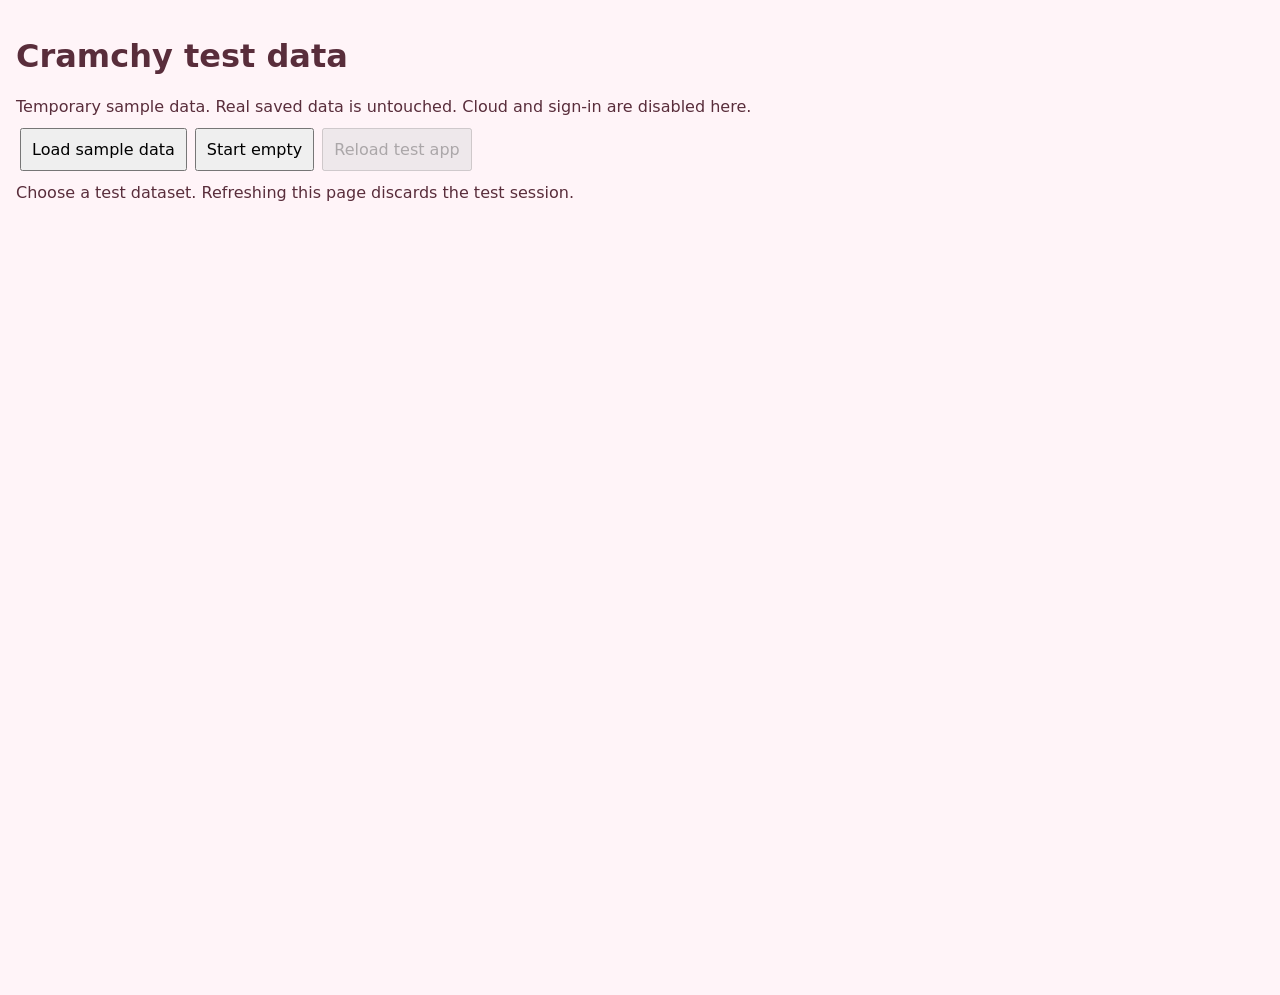
<file: testing/index.html>
<!doctype html>
<html lang="en"><head><meta charset="utf-8"><meta name="viewport" content="width=device-width,initial-scale=1"><title>Cramchy test data</title>
<style>body{margin:0;font:16px system-ui;background:#fff4f8;color:#592d3b}header{padding:16px}button{font:inherit;padding:10px;margin:4px}iframe{width:100%;height:85vh;border:0;transition:opacity .15s}iframe.is-loading{pointer-events:none;opacity:.65}p{margin:8px 0}</style></head>
<body><header><h1>Cramchy test data</h1><p>Temporary sample data. Real saved data is untouched. Cloud and sign-in are disabled here.</p>
<button id="seed">Load sample data</button><button id="fresh">Start empty</button><button id="reload" disabled>Reload test app</button>
<p id="status" role="status">Choose a test dataset. Refreshing this page discards the test session.</p></header>
<iframe id="app" title="Cramchy test session" sandbox="allow-scripts allow-same-origin allow-modals"></iframe>
<script src="/testing/seed.js"></script><script src="/testing/runner.js?v=readiness-fix-1"></script></body></html>
</file>
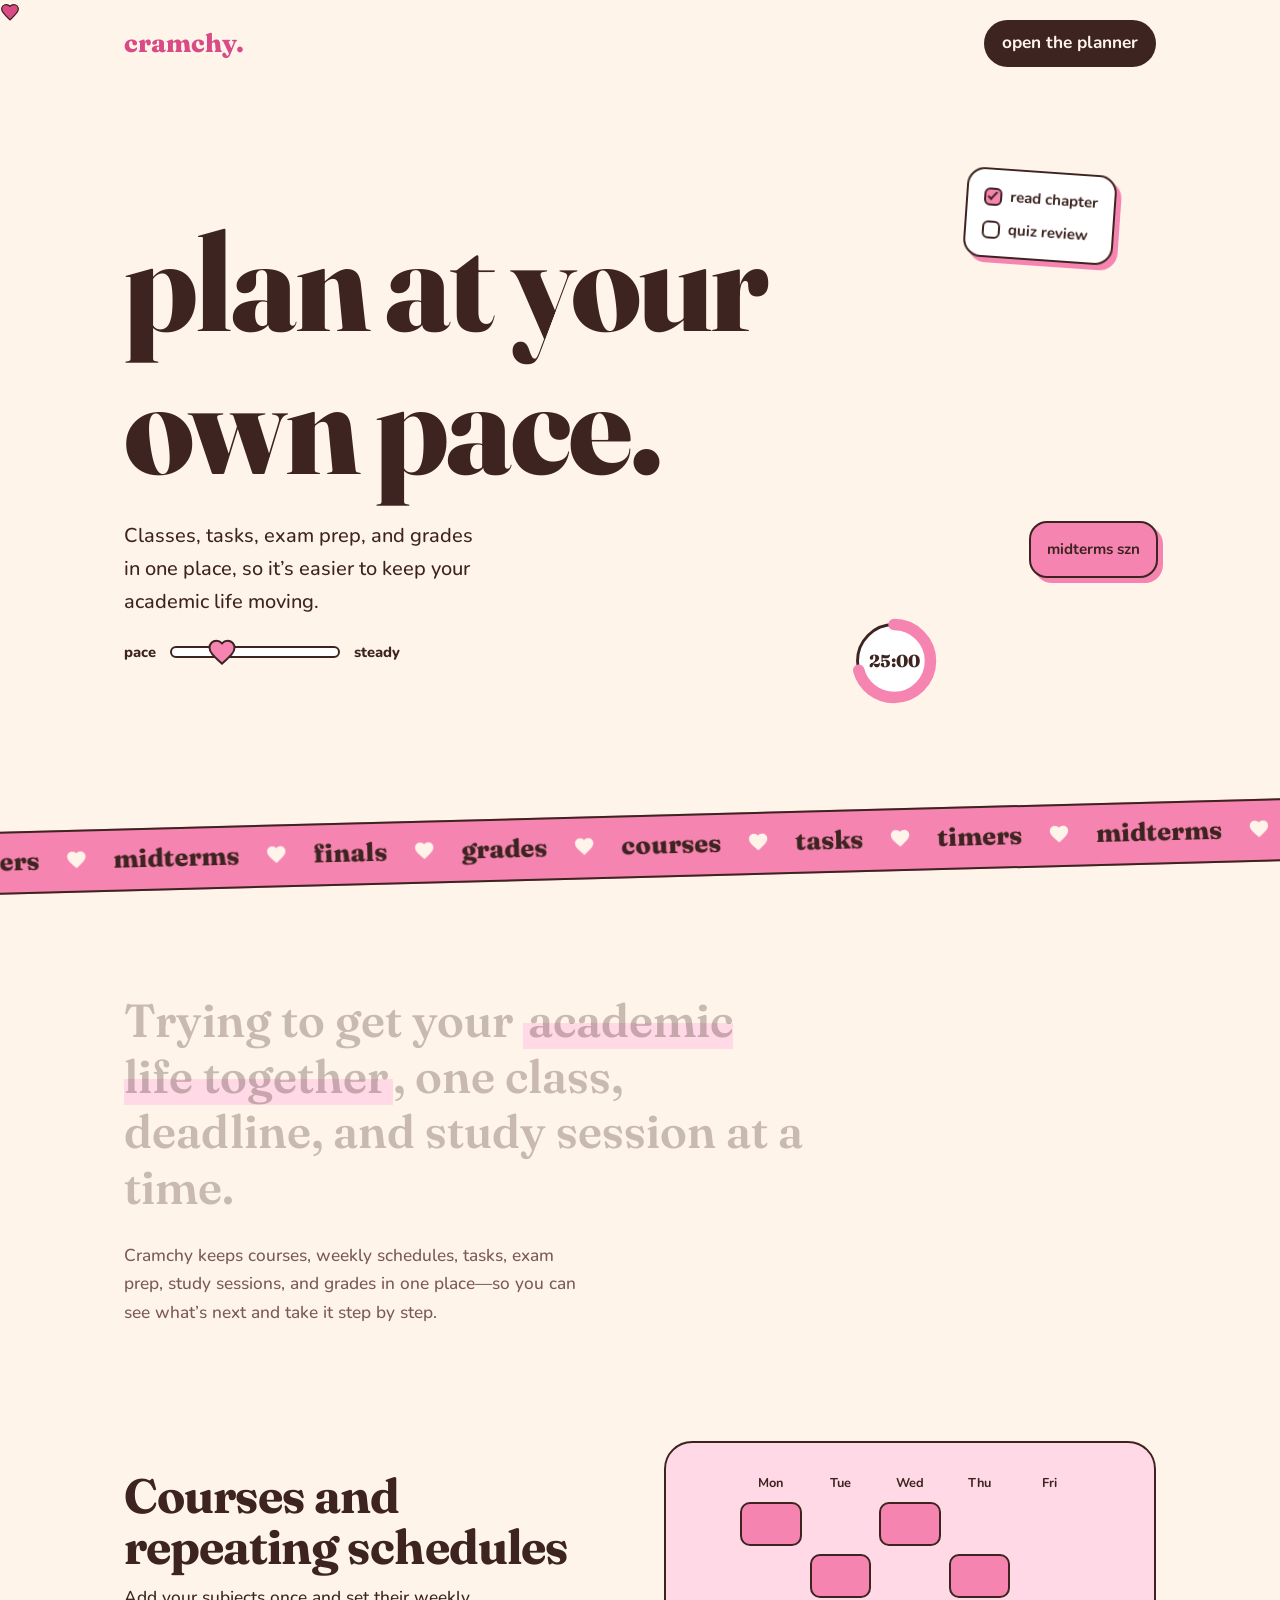
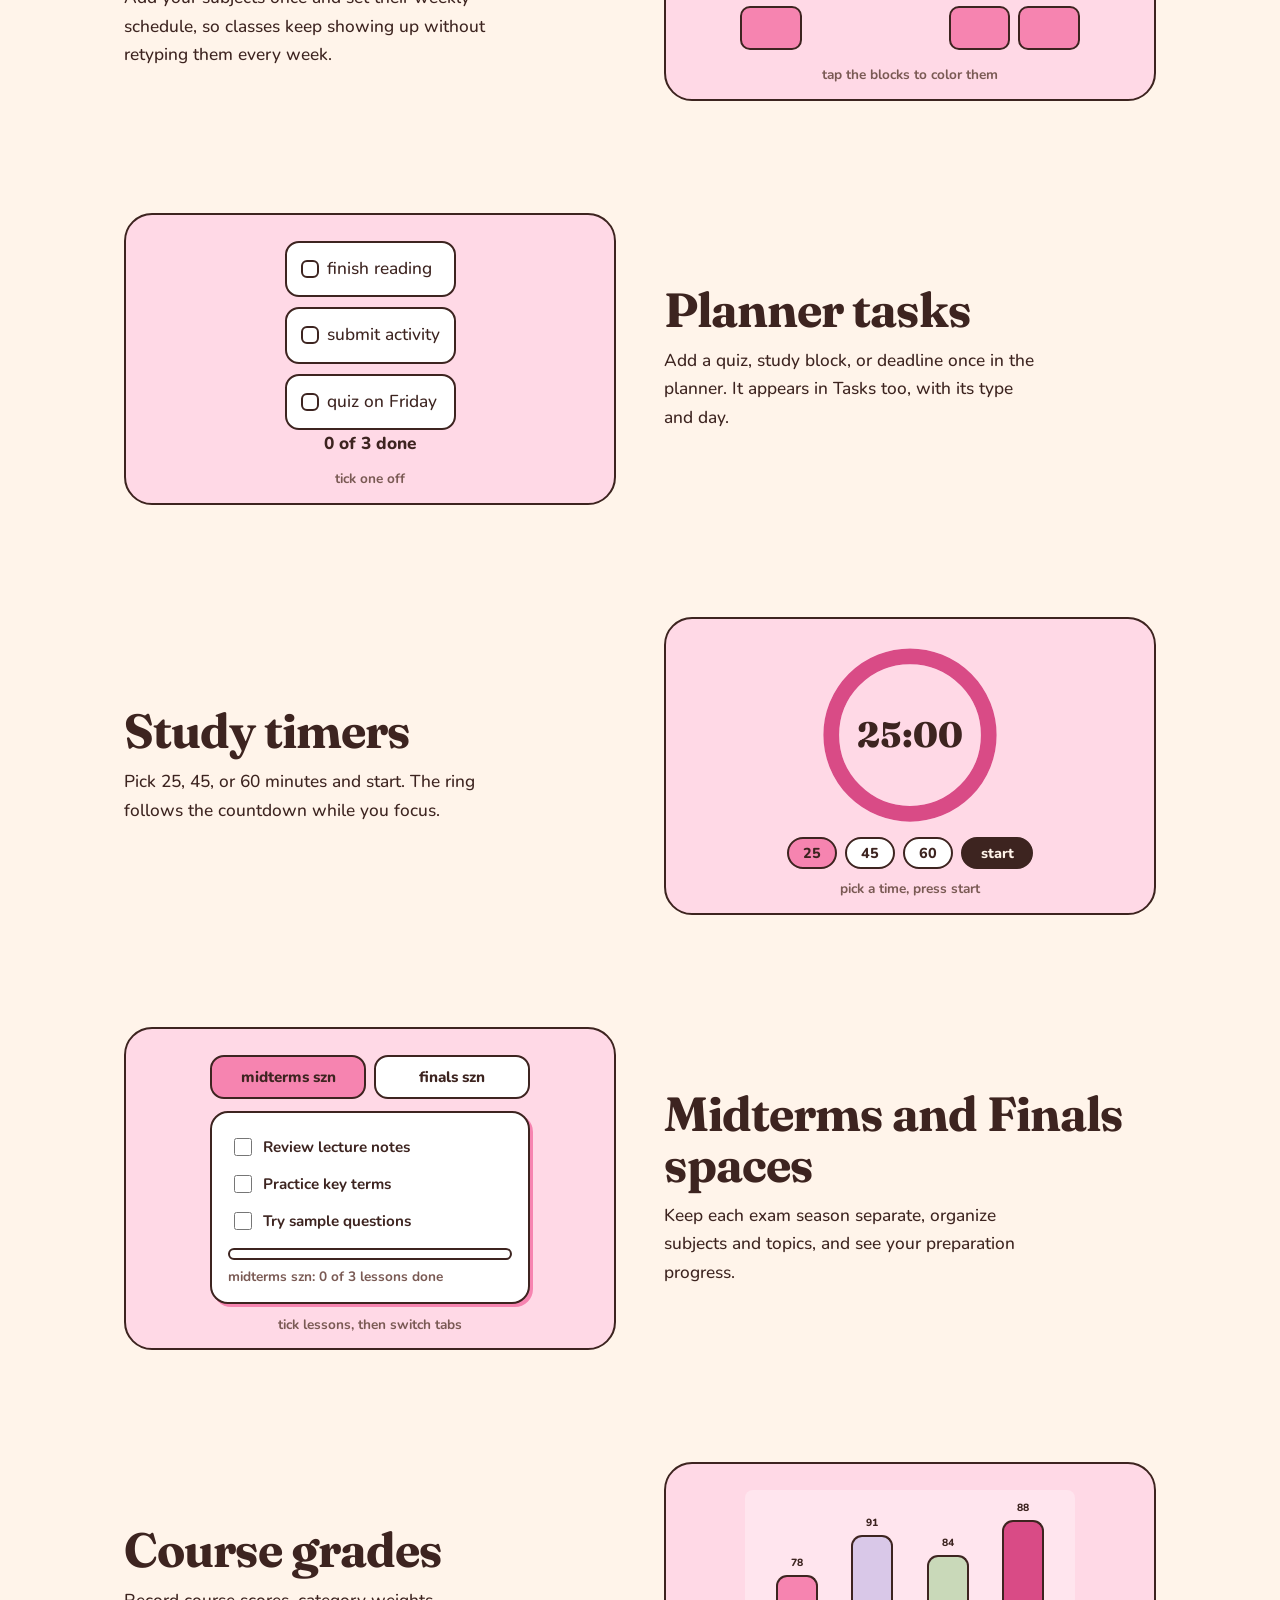
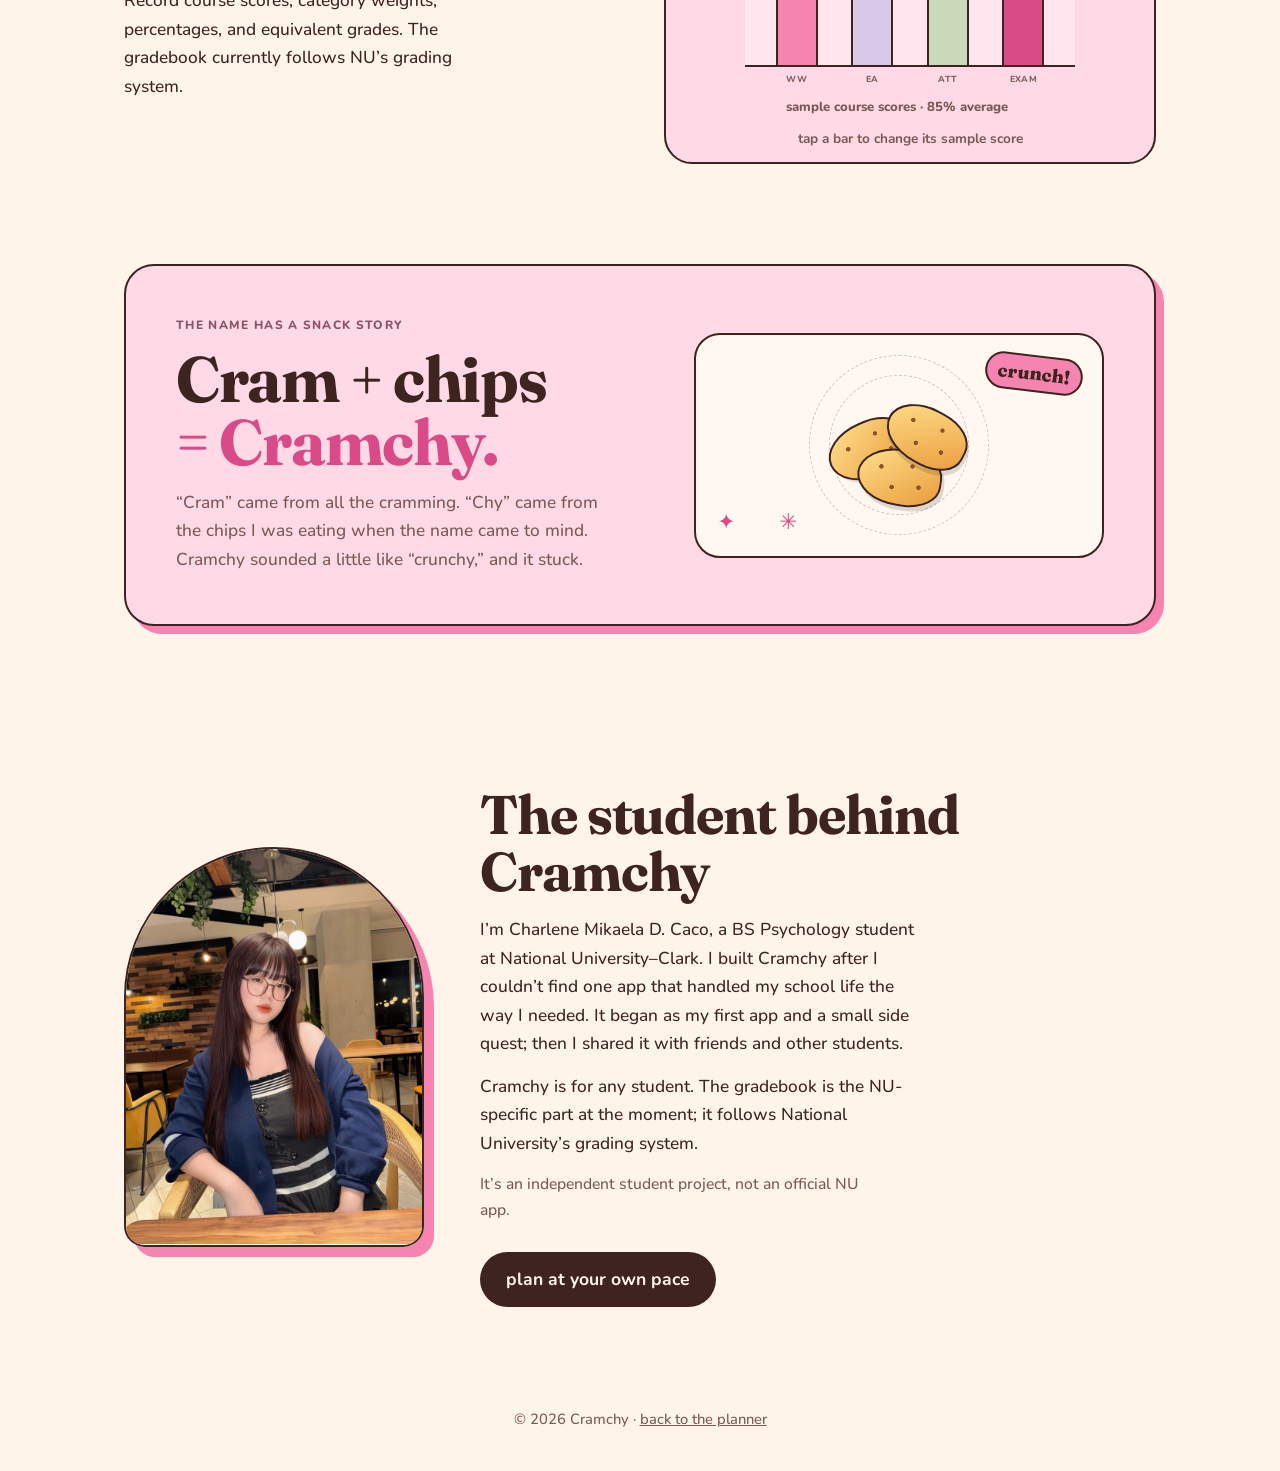
<file: about.html>
<!DOCTYPE html>
<html lang="en">
<head>
<meta charset="utf-8">
<meta name="viewport" content="width=device-width, initial-scale=1, viewport-fit=cover">
<title>About Cramchy | Study Companion</title>
<meta name="description" content="Meet Cramchy, your cute study companion for courses, schedules, tasks, study sessions, exams, and grades.">
<meta name="theme-color" content="#f684b0">
<link rel="canonical" href="https://cramchy.vercel.app/about">
<meta property="og:type" content="website">
<meta property="og:site_name" content="Cramchy">
<meta property="og:title" content="About Cramchy | Study Companion">
<meta property="og:description" content="Meet Cramchy, your cute study companion for courses, schedules, tasks, study sessions, exams, and grades.">
<meta property="og:image" content="https://cramchy.vercel.app/assets/cramchy-wordmark.png">
<meta name="twitter:card" content="summary_large_image">
<meta name="twitter:title" content="About Cramchy | Study Companion">
<meta name="twitter:description" content="Meet Cramchy, your cute study companion for courses, schedules, tasks, study sessions, exams, and grades.">
<meta name="twitter:image" content="https://cramchy.vercel.app/assets/cramchy-wordmark.png">
<script type="application/ld+json">{"@context":"https://schema.org","@type":"AboutPage","name":"About Cramchy","url":"https://cramchy.vercel.app/about","mainEntity":{"@type":"SoftwareApplication","name":"Cramchy","applicationCategory":"EducationalApplication","url":"https://cramchy.vercel.app/","creator":{"@type":"Person","name":"Charlene Mikaela D. Caco"}}}</script>
<link rel="stylesheet" href="https://fonts.googleapis.com/css2?family=Fraunces:opsz,wght@9..144,600;9..144,700;9..144,800&family=Nunito:wght@500;600;700;800&display=swap">
<style>
:root{--cream:#fff4ea;--pink:#f684b0;--blush:#ffd9e6;--berry:#d94b86;--brown:#3d2420;--soft:#7a5a54;box-sizing:border-box}
*,*::before,*::after{box-sizing:inherit}
html{scroll-behavior:smooth;scroll-padding-top:env(safe-area-inset-top,0px)}

body{margin:0;padding-top:env(safe-area-inset-top,0px);padding-bottom:env(safe-area-inset-bottom,0px);background:var(--cream);color:var(--brown);font:500 1.08rem/1.65 Nunito,system-ui,sans-serif;overflow-x:hidden}
h1,h2,h3{font-family:Fraunces,Georgia,serif;line-height:1.05;margin:0;letter-spacing:-.02em}
a{color:inherit}
:focus-visible{outline:3px solid var(--berry);outline-offset:3px;border-radius:6px}
.wrap{max-width:1080px;margin:0 auto;padding:0 24px}
header{display:flex;justify-content:space-between;align-items:center;padding:20px 24px;max-width:1080px;margin:0 auto}
.logo{font:800 1.6rem Fraunces,serif;text-decoration:none;color:var(--berry)}
.pill{background:var(--brown);color:var(--cream);padding:9px 18px;border-radius:99px;text-decoration:none;font-weight:700;transition:background .2s,transform .2s}
.pill:hover{background:var(--berry);transform:translateY(-2px)}
/* hero */
.hero{position:relative;min-height:78vh;display:grid;align-content:center;overflow:hidden}
.hero h1{font-size:clamp(3.2rem,11vw,8.5rem);font-weight:800;max-width:9ch;position:relative;z-index:2}
.hero h1 span{display:inline-block;opacity:0;transform:translateY(.5em) rotate(3deg);animation:pop .8s cubic-bezier(.2,.9,.3,1.2) forwards}
.hero h1 span:nth-child(2){animation-delay:.12s}.hero h1 span:nth-child(3){animation-delay:.24s}.hero h1 span:nth-child(4){animation-delay:.36s}
@keyframes pop{to{opacity:1;transform:none}}
.hero p{max-width:30ch;font-size:1.25rem;position:relative;z-index:2;margin:22px 0 0}
.fl{position:absolute;z-index:1;will-change:transform}
.fl>div{animation:bob 6s ease-in-out infinite}
@keyframes bob{50%{transform:translateY(-12px)}}
.card{background:#fff;border:2.5px solid var(--brown);border-radius:18px;padding:14px 16px;box-shadow:5px 5px 0 var(--pink);font-size:.95rem;font-weight:700}
.f1{right:6%;top:12%;transform:rotate(4deg)}.f2{right:22%;bottom:10%}.f3{right:2%;bottom:30%}
.tick{display:flex;gap:8px;align-items:center}.tick i{width:18px;height:18px;border:2.5px solid var(--brown);border-radius:6px;display:inline-block;position:relative}
.tick.done i{background:var(--pink)}.tick.done i::after{content:"";position:absolute;left:4px;top:0;width:5px;height:10px;border:solid var(--brown);border-width:0 2.5px 2.5px 0;transform:rotate(40deg)}
.ringmini{width:96px;height:96px}
/* story */
.story{padding:90px 24px 40px}
.story p.big{font:600 clamp(1.6rem,4.2vw,2.9rem)/1.2 Fraunces,serif;max-width:22ch;margin:0}
.story p.big mark{background:linear-gradient(transparent 55%,var(--blush) 55%);color:inherit;padding:0 .1em}
.story .sub{max-width:46ch;margin-top:26px;color:var(--soft)}
/* features */
.feat{display:grid;grid-template-columns:1fr 1fr;gap:48px;align-items:center;padding:56px 0}
.feat:nth-of-type(even) .art{order:-1}
.feat h2{font-size:clamp(1.9rem,4vw,3rem);margin-bottom:12px}
.feat p{margin:0;max-width:38ch}
.art{background:var(--blush);border:2.5px solid var(--brown);border-radius:28px;min-height:260px;padding:26px;display:grid;place-items:center;position:relative;overflow:hidden}
/* reveal */
.rv{opacity:0;transform:translateY(34px);transition:opacity .8s,transform .8s cubic-bezier(.2,.8,.2,1)}
.rv.in{opacity:1;transform:none}
/* schedule art */
.week{display:grid;grid-template-columns:repeat(5,1fr);gap:8px;width:100%;max-width:340px;font-size:.8rem;font-weight:700;text-align:center}
.week b{grid-column:span 1}
.blk{height:44px;border-radius:10px;background:#fff;border:2px solid var(--brown);transform:scaleY(0);transform-origin:top;transition:transform .5s cubic-bezier(.2,.9,.3,1.2)}
.in .blk{transform:none}.blk.p{background:var(--pink)}
.in .blk:nth-child(n+6){transition-delay:.15s}.in .blk:nth-child(n+11){transition-delay:.3s}.in .blk:nth-child(n+16){transition-delay:.45s}
.blk.e{visibility:hidden}
/* tasks art */
.list{display:grid;gap:10px;width:100%;max-width:320px}
.list .tick{position:relative;background:#fff;border:2.5px solid var(--brown);border-radius:14px;padding:12px 14px;cursor:pointer;transition:transform .2s}
.list .tick:hover{transform:translateX(4px) rotate(-1deg)}
.tick input{position:absolute;opacity:0;pointer-events:none}
.list .tick i{background:#fff;transition:background .25s,transform .3s cubic-bezier(.3,1.6,.5,1)}
.list .tick i::after{content:"";position:absolute;left:4px;top:0;width:5px;height:10px;border:solid var(--brown);border-width:0 2.5px 2.5px 0;transform:rotate(40deg) scale(0);transition:transform .25s}
.list .tick input:checked+i{background:var(--pink);transform:scale(1.25) rotate(-8deg)}
.list .tick input:checked+i::after{transform:rotate(40deg) scale(1)}
.list .tick input:checked~span{text-decoration:line-through;opacity:.55}
.list .tick input:focus-visible+i{outline:3px solid var(--berry);outline-offset:3px}
.count{font-weight:800;text-align:center;margin:12px 0 0}
/* timer art */
.timer{text-align:center}
.tring{position:relative;width:180px;height:180px;margin:0 auto 12px}
.tring svg{width:100%;height:100%;transform:rotate(-90deg)}
.timer circle{fill:none;stroke-width:14;stroke-linecap:round}
.timer .bg{stroke:#fff}.timer .fg{stroke:var(--berry);stroke-dasharray:440;stroke-dashoffset:440;transition:stroke-dashoffset 1s linear}
.timer .fg.fill{transition:stroke-dashoffset 1.6s cubic-bezier(.5,0,.2,1)}
.tring .t{position:absolute;inset:0;display:grid;place-items:center;font:800 2.2rem Fraunces,serif}
.chips{display:flex;gap:8px;justify-content:center;flex-wrap:wrap}
.chips button{font:800 .9rem Nunito,sans-serif;background:#fff;color:var(--brown);border:2px solid var(--brown);border-radius:99px;padding:4px 14px;cursor:pointer;transition:background .2s,transform .2s}
.chips button:hover{transform:translateY(-2px)}.chips button[aria-pressed="true"]{background:var(--pink)}
.chips .go{background:var(--brown);color:var(--cream);min-width:72px}
/* exam art */
.tabs{width:100%;max-width:320px}
.tabbar{display:flex;gap:8px;margin-bottom:12px}
.tabbar button{flex:1;font:800 .95rem Nunito,sans-serif;padding:10px;border-radius:14px;border:2.5px solid var(--brown);background:#fff;color:var(--brown);cursor:pointer;transition:background .2s}
.tabbar button[aria-selected="true"]{background:var(--pink)}
.tabs .card{min-height:150px}
.topics label{display:flex;gap:8px;align-items:center;cursor:pointer;margin:4px 0}
.topics input{accent-color:var(--berry);width:18px;height:18px}
.pbar{height:12px;border:2.5px solid var(--brown);border-radius:99px;background:#fff;margin:10px 0 6px;overflow:hidden}
.pbar b{display:block;height:100%;background:var(--pink);width:0;transition:width .5s cubic-bezier(.2,.9,.3,1.2)}
.pt{font-size:.85rem;color:var(--soft)}
/* grades art */
.bars{display:flex;gap:14px;align-items:flex-end;height:170px}
.bars button{width:38px;padding:0;background:var(--pink);border:2.5px solid var(--brown);border-radius:10px 10px 0 0;height:0;cursor:pointer;transform-origin:bottom;transition:height 1s cubic-bezier(.2,.9,.3,1.1),transform .2s}
.bars button:hover{transform:scaleY(1.08)}
.in .bars button:nth-child(1){height:90px}.in .bars button:nth-child(2){height:130px;transition-delay:.12s}.in .bars button:nth-child(3){height:110px;transition-delay:.24s}.in .bars button:nth-child(4){height:160px;transition-delay:.36s;background:var(--berry)}
.bars button.hop{animation:hop .5s}
@keyframes hop{40%{transform:scaleY(.85) scaleX(1.18)}70%{transform:scaleY(1.14) scaleX(.9)}}
/* who */
.who{display:grid;grid-template-columns:minmax(220px,300px) 1fr;gap:56px;align-items:center;padding:90px 0 70px}
.photo{margin:0;position:relative}
.photo img{display:block;width:min(100%,300px);height:auto;aspect-ratio:3/4;object-fit:contain;border-radius:200px 200px 28px 28px;border:2.5px solid var(--brown);box-shadow:10px 10px 0 var(--pink)}
.who h2{font-size:clamp(2rem,4.5vw,3.4rem);margin-bottom:16px}
.who p{max-width:44ch;margin:0 0 14px}
.note{color:var(--soft);font-size:.98rem}
.cta{display:inline-block;margin-top:14px;font-size:1.1rem;padding:13px 26px}
footer{text-align:center;padding:30px 24px 40px;color:var(--soft);font-size:.92rem}
/* cursor + hearts */
.cur{position:fixed;left:0;top:0;width:30px;height:30px;margin:-15px 0 0 -15px;pointer-events:none;z-index:9999;opacity:0;transition:opacity .3s;will-change:transform}
.cur svg{width:100%;height:100%;fill:var(--pink);stroke:var(--brown);stroke-width:1.6;transition:transform .2s cubic-bezier(.3,1.6,.5,1)}
.cur.on{opacity:1}.cur.big svg{transform:scale(1.5)}.cur.down svg{transform:scale(.75)}
.hc,.hc *{cursor:none!important}
.mh{position:fixed;pointer-events:none;z-index:9998;line-height:0}
.mh svg,.bgh svg,.ph svg,.mqt svg{display:block;width:100%;fill:currentColor}
.bgh{position:absolute;inset:0;pointer-events:none;overflow:hidden;z-index:0}
.bgh span{position:absolute;bottom:-50px;line-height:0;opacity:.7;animation:rise linear infinite}
@keyframes rise{50%{transform:translate(18px,-50vh) rotate(-12deg)}to{transform:translate(-10px,-100vh) rotate(20deg)}}
.ph{position:absolute;width:30px;line-height:0;animation:bob 5s ease-in-out infinite}.ph svg{fill:var(--pink);stroke:var(--brown);stroke-width:1.5}
.mqw{overflow:hidden;padding:26px 0}
.mq{background:var(--pink);border-block:2.5px solid var(--brown);transform:rotate(-1.5deg);margin:0 -30px;padding:12px 0;white-space:nowrap}
.mqt{display:inline-flex;gap:26px;align-items:center;font:800 1.6rem Fraunces,serif;will-change:transform}
.mqt i{width:22px;display:block;line-height:0;color:var(--cream)}
.prog{position:fixed;top:env(safe-area-inset-top,0px);left:0;right:0;height:0;z-index:50;pointer-events:none}
.prog::before{content:"";position:absolute;top:0;left:0;height:4px;width:var(--p,0%);background:var(--pink)}
.prog span{position:absolute;top:2px;width:20px;line-height:0}.prog svg{width:100%;fill:var(--berry);stroke:var(--brown);stroke-width:1.5}
.pace{display:flex;align-items:center;gap:12px;margin-top:22px;font-weight:800;position:relative;z-index:2}
.pace input{-webkit-appearance:none;appearance:none;width:170px;height:12px;border-radius:99px;background:#fff;border:2.5px solid var(--brown);cursor:pointer}
.pace input::-webkit-slider-thumb{-webkit-appearance:none;width:30px;height:30px;border:0;background:url("data:image/svg+xml;utf8,<svg xmlns='http://www.w3.org/2000/svg' viewBox='0 0 24 24'><path fill='%23f684b0' stroke='%233d2420' stroke-width='1.6' d='M12 21.35l-1.45-1.32C5.4 15.36 2 12.28 2 8.5 2 5.42 4.42 3 7.5 3c1.74 0 3.41.81 4.5 2.09C13.09 3.81 14.76 3 16.5 3 19.58 3 22 5.42 22 8.5c0 3.78-3.4 6.86-8.55 11.54L12 21.35z'/></svg>") center/contain no-repeat}
.pace input::-moz-range-thumb{width:30px;height:30px;border:0;background:url("data:image/svg+xml;utf8,<svg xmlns='http://www.w3.org/2000/svg' viewBox='0 0 24 24'><path fill='%23f684b0' stroke='%233d2420' stroke-width='1.6' d='M12 21.35l-1.45-1.32C5.4 15.36 2 12.28 2 8.5 2 5.42 4.42 3 7.5 3c1.74 0 3.41.81 4.5 2.09C13.09 3.81 14.76 3 16.5 3 19.58 3 22 5.42 22 8.5c0 3.78-3.4 6.86-8.55 11.54L12 21.35z'/></svg>") center/contain no-repeat}
#pl{min-width:4.5em}
.fl .card{cursor:grab;touch-action:none;user-select:none}.fl.drag .card{cursor:grabbing;box-shadow:9px 9px 0 var(--pink)}.fl.drag{z-index:3}
.fl svg{touch-action:none;cursor:grab}
.art{transition:transform .25s}
.photo.in img{animation:photoPop .9s cubic-bezier(.3,1.5,.5,1)}
@keyframes photoPop{from{transform:scale(.8) rotate(-5deg)}}
.sw{opacity:.28;transition:opacity .3s}.sw.on{opacity:1}
.hero h1 span.done{animation:none;opacity:1;transform:none;transition:transform .25s cubic-bezier(.3,1.6,.5,1)}
.hero h1 span.done:hover{transform:translateY(-10px) rotate(-5deg)}
button.blk{padding:0;cursor:pointer;font:inherit}.in .blk:hover{transform:translateY(-3px)}
.hint{position:absolute;bottom:12px;left:0;right:0;text-align:center;font-size:.85rem;color:var(--soft);font-weight:700}
.art{padding-bottom:44px}
@media(max-width:820px){
 .feat,.who{grid-template-columns:1fr;gap:28px}
 .feat:nth-of-type(even) .art{order:0}
 .feat{padding:36px 0}
 .hero{min-height:70vh;padding-top:20px}
 .f1{top:4%;right:2%;--float-scale:.82;transform:rotate(4deg) scale(.82)}.f2{display:none}.f3{bottom:6%;right:2%;--float-scale:.82}
 .hero p{max-width:24ch}
 .photo{max-width:300px}
}
@media(prefers-reduced-motion:reduce){
 *{animation:none!important;transition:none!important;scroll-behavior:auto!important}
 .rv{opacity:1;transform:none}.hero h1 span{opacity:1;transform:none}.blk{transform:none}
 .timer .fg{stroke-dashoffset:110}.bars button:nth-child(1){height:90px}.bars button:nth-child(2){height:130px}.bars button:nth-child(3){height:110px}.bars button:nth-child(4){height:160px}
 .sw{opacity:1}.bgh,.pace{display:none}
}
/* Cramchy story details and the little playful touches. */
.name-origin{display:grid;grid-template-columns:minmax(0,1fr) minmax(250px,.85fr);align-items:center;gap:36px;margin:44px auto 70px;padding:clamp(26px,5vw,50px);border:2.5px solid var(--brown);border-radius:30px;background:var(--blush);box-shadow:8px 8px 0 var(--pink);overflow:hidden}
.name-origin-copy .name-kicker{margin:0 0 12px;color:#8b5367;font-size:.75rem;font-weight:800;letter-spacing:.11em;text-transform:uppercase}
.name-origin h2{margin:0 0 15px;font-size:clamp(2.4rem,5vw,4.5rem);line-height:.98}
.name-origin h2 em{color:var(--berry);font-style:normal}
.name-origin-copy>p:last-child{max-width:43ch;margin:0;color:var(--soft)}
.chip-scene{position:relative;min-height:225px;display:grid;place-items:center;border:2.5px solid var(--brown);border-radius:26px;background:#fff8f1;overflow:hidden}
.chip-scene:before,.chip-scene:after{content:"";position:absolute;width:180px;height:180px;border:1px dashed rgba(61,36,32,.24);border-radius:50%;animation:chip-orbit 24s linear infinite}
.chip-scene:after{width:140px;height:140px;animation-direction:reverse}
.chip-shape{position:absolute;width:85px;height:57px;border:2.5px solid var(--brown);border-radius:53% 47% 45% 55%;background:radial-gradient(circle at 26% 34%,#8c542c 0 2px,transparent 2.5px),radial-gradient(circle at 64% 26%,#8c542c 0 1.8px,transparent 2.5px),radial-gradient(circle at 75% 64%,#8c542c 0 2px,transparent 2.5px),radial-gradient(circle at 42% 70%,#8c542c 0 2px,transparent 2.5px),linear-gradient(145deg,#ffdf8d,#e99b39);box-shadow:3px 4px 0 rgba(61,36,32,.16);animation:chip-float 3.6s ease-in-out infinite}
.chip-a{transform:translate(-30px,4px) rotate(-23deg)}.chip-b{z-index:1;transform:translate(27px,-9px) rotate(28deg);animation-delay:-1.2s}.chip-c{transform:translate(0,32px) rotate(8deg);animation-delay:-2.1s}
.chip-crunch{position:absolute;z-index:2;top:20px;right:19px;padding:5px 11px;border:2px solid var(--brown);border-radius:99px;background:var(--pink);color:var(--brown);font:800 1.15rem Fraunces,serif;transform:rotate(7deg);animation:chip-label 2.3s ease-in-out infinite}
.chip-stars{position:absolute;left:21px;bottom:15px;color:var(--berry);font-size:1.35rem;letter-spacing:.3em;animation:star-bob 2.5s ease-in-out infinite alternate}
@keyframes chip-float{0%,100%{translate:0 0}50%{translate:0 -8px}}
@keyframes chip-orbit{to{rotate:360deg}}
@keyframes chip-label{50%{transform:rotate(4deg) translateY(-3px)}}
@keyframes star-bob{to{translate:0 -5px;rotate:8deg}}
.grade-demo{width:min(100%,330px)}
.grade-demo .bars{display:grid;grid-template-columns:repeat(4,minmax(0,1fr));justify-items:center;align-items:end;width:100%;gap:0;height:177px;padding:8px 14px 0;border-bottom:2px solid var(--brown);border-radius:8px 8px 0 0;background:rgba(255,255,255,.3)}
.grade-demo .bars button{position:relative;display:flex;align-items:flex-start;justify-content:center;width:42px;height:calc(var(--score,70)*1.45px);max-height:145px;padding:5px 2px 0;border:2px solid var(--brown);border-bottom:0;border-radius:11px 11px 0 0;background:var(--pink);font:800 .68rem Nunito,sans-serif;color:var(--brown);transition:height .5s cubic-bezier(.2,.9,.3,1.2),transform .2s;overflow:visible}
.grade-demo .bars button:nth-child(2){background:#d9c8e8}.grade-demo .bars button:nth-child(3){background:#c9d9b9}.grade-demo .bars button:nth-child(4){background:var(--berry);color:white}
.grade-demo .bars button span{position:absolute;top:-22px;left:50%;transform:translateX(-50%);font-size:.65rem;color:var(--brown)}
.grade-legend{display:grid;grid-template-columns:repeat(4,minmax(0,1fr));width:100%;gap:0;padding:5px 14px 0;color:#80645b;font-size:.55rem;font-weight:800;text-align:center;letter-spacing:.04em}
.grade-demo .count{margin:10px 0 0;color:var(--soft);font-size:.82rem}
.tabs .card{border:2px solid var(--brown);box-shadow:3px 3px 0 var(--pink)}
.topics label{padding:4px 2px}
.hero .pace{font-size:.92rem}
.hero .pace input{touch-action:pan-x}
.hero .fl:focus-visible{outline:3px solid var(--berry);outline-offset:5px;border-radius:18px}
.name-origin.rv{transition:opacity .8s,transform .8s cubic-bezier(.2,.8,.3,1)}
.name-origin.rv:not(.in){transform:translateY(34px)}
@media(max-width:820px){.name-origin{grid-template-columns:1fr;gap:22px;margin-top:38px;padding:25px}.chip-scene{min-height:205px}.grade-demo .bars{height:158px}}
@media(max-width:520px){.name-origin{margin-inline:0;border-radius:24px;box-shadow:5px 5px 0 var(--pink)}.name-origin h2{font-size:clamp(2.35rem,11vw,3.2rem)}.chip-scene{min-height:185px}.grade-demo .bars{gap:10px}.grade-demo .bars button{width:38px}}
@media(prefers-reduced-motion:reduce){.chip-shape,.chip-scene:before,.chip-scene:after,.chip-crunch,.chip-stars{animation:none}}
</style>
</head>
<body>
<div class="cur" id="cur" aria-hidden="true"></div>
<div class="prog" id="prog" aria-hidden="true"><span id="ph"></span></div>
<header><a class="logo" href="/">cramchy.</a><a class="pill" href="/">open the planner</a></header>

<main>
<section class="hero wrap" aria-labelledby="h1">
 <div class="bgh" id="bgh" aria-hidden="true"></div>
 <h1 id="h1"><span>plan</span> <span>at</span> <span>your</span> <span>own pace.</span></h1>
 <p>Classes, tasks, exam prep, and grades in one place, so it’s easier to keep your academic life moving.</p>
 <label class="pace"><span>pace</span><input id="pace" type="range" min="0.3" max="3" step="0.1" value="1" aria-label="Adjust the speed of the floating hearts"><span id="pl">steady</span></label>
 <div class="fl f1" data-speed="-.12"><div class="card"><div class="tick done"><i></i>read chapter</div><div class="tick" style="margin-top:8px"><i></i>quiz review</div></div></div>
 <div class="fl f2" data-speed=".1"><div><svg class="ringmini" viewBox="0 0 100 100" aria-hidden="true"><circle cx="50" cy="50" r="38" fill="#fff" stroke="#3d2420" stroke-width="3"/><circle cx="50" cy="50" r="38" fill="none" stroke="#f684b0" stroke-width="12" stroke-linecap="round" stroke-dasharray="239" stroke-dashoffset="70" transform="rotate(-90 50 50)"/><text x="50" y="56" text-anchor="middle" font-family="Fraunces,serif" font-weight="800" font-size="18" fill="#3d2420">25:00</text></svg></div></div>
 <div class="fl f3" data-speed="-.2"><div><div class="card" style="background:var(--pink)">midterms szn</div></div></div>
</section>

<div class="mqw" aria-hidden="true"><div class="mq"><div class="mqt" id="mqt"></div></div></div>

<section class="story wrap" id="why">
 <p class="big">Trying to get your <mark>academic life together</mark>, one class, deadline, and study session at a time.</p>
 <p class="sub rv">Cramchy keeps courses, weekly schedules, tasks, exam prep, study sessions, and grades in one place—so you can see what’s next and take it step by step.</p>
</section>

<div class="wrap">
 <section class="feat rv">
  <div><h2>Courses and repeating schedules</h2><p>Add your subjects once and set their weekly schedule, so classes keep showing up without retyping them every week.</p></div>
  <div class="art"><div class="week"><b>Mon</b><b>Tue</b><b>Wed</b><b>Thu</b><b>Fri</b><button type="button" class="blk p" aria-label="schedule block"></button><button type="button" class="blk e" tabindex="-1"></button><button type="button" class="blk p" aria-label="schedule block"></button><button type="button" class="blk e" tabindex="-1"></button><button type="button" class="blk e" tabindex="-1"></button><button type="button" class="blk e" tabindex="-1"></button><button type="button" class="blk p" aria-label="schedule block"></button><button type="button" class="blk e" tabindex="-1"></button><button type="button" class="blk p" aria-label="schedule block"></button><button type="button" class="blk e" tabindex="-1"></button><button type="button" class="blk p" aria-label="schedule block"></button><button type="button" class="blk e" tabindex="-1"></button><button type="button" class="blk e" tabindex="-1"></button><button type="button" class="blk p" aria-label="schedule block"></button><button type="button" class="blk p" aria-label="schedule block"></button></div><span class="hint">tap the blocks to color them</span></div>
 </section>
 <section class="feat rv">
  <div><h2>Planner tasks</h2><p>Add a quiz, study block, or deadline once in the planner. It appears in Tasks too, with its type and day.</p></div>
  <div class="art"><div><div class="list"><label class="tick"><input type="checkbox"><i></i><span>finish reading</span></label><label class="tick"><input type="checkbox"><i></i><span>submit activity</span></label><label class="tick"><input type="checkbox"><i></i><span>quiz on Friday</span></label></div><p class="count" id="cnt" aria-live="polite">0 of 3 done</p></div><span class="hint">tick one off</span></div>
 </section>
 <section class="feat rv">
  <div><h2>Study timers</h2><p>Pick 25, 45, or 60 minutes and start. The ring follows the countdown while you focus.</p></div>
  <div class="art"><div class="timer"><div class="tring"><svg viewBox="0 0 160 160" aria-hidden="true"><circle class="bg" cx="80" cy="80" r="70"/><circle class="fg" id="fg" cx="80" cy="80" r="70"/></svg><div class="t" id="tt" role="timer" aria-live="off">25:00</div></div><div class="chips"><button type="button" data-m="25" aria-label="25 minutes" aria-pressed="true">25</button><button type="button" data-m="45" aria-label="45 minutes" aria-pressed="false">45</button><button type="button" data-m="60" aria-label="60 minutes" aria-pressed="false">60</button><button type="button" class="go" id="go">start</button></div></div><span class="hint">pick a time, press start</span></div>
 </section>
 <section class="feat rv">
  <div><h2>Midterms and Finals spaces</h2><p>Keep each exam season separate, organize subjects and topics, and see your preparation progress.</p></div>
  <div class="art"><div class="tabs"><div class="tabbar" role="tablist"><button role="tab" aria-selected="true" data-t="m">midterms szn</button><button role="tab" aria-selected="false" data-t="f">finals szn</button></div><div class="card"><div class="topics" id="topics"></div><div class="pbar"><b id="pb"></b></div><div class="pt" id="pt" aria-live="polite"></div></div></div><span class="hint">tick lessons, then switch tabs</span></div>
 </section>
 <section class="feat rv">
  <div><h2>Course grades</h2><p>Record course scores, category weights, percentages, and equivalent grades. The gradebook currently follows NU’s grading system.</p></div>
  <div class="art"><div class="grade-demo"><div class="bars" role="group" aria-label="Illustrative course score bars"><button type="button" data-score="78" aria-label="Written works sample score 78 percent"><span>78</span></button><button type="button" data-score="91" aria-label="Activities sample score 91 percent"><span>91</span></button><button type="button" data-score="84" aria-label="Attendance sample score 84 percent"><span>84</span></button><button type="button" data-score="88" aria-label="Major exam sample score 88 percent"><span>88</span></button></div><div class="grade-legend" aria-hidden="true"><span>WW</span><span>EA</span><span>ATT</span><span>EXAM</span></div><p class="count" id="grade-sample" aria-live="polite">sample course scores · 85% average</p></div><span class="hint">tap a bar to change its sample score</span></div>
 </section>


 <section class="name-origin rv" id="name-origin" aria-labelledby="name-title">
  <div class="name-origin-copy"><p class="name-kicker">the name has a snack story</p><h2 id="name-title">Cram + chips<br><em>= Cramchy.</em></h2><p>“Cram” came from all the cramming. “Chy” came from the chips I was eating when the name came to mind. Cramchy sounded a little like “crunchy,” and it stuck.</p></div>
  <div class="chip-scene" aria-hidden="true"><span class="chip-shape chip-a"></span><span class="chip-shape chip-b"></span><span class="chip-shape chip-c"></span><span class="chip-crunch">crunch!</span><span class="chip-stars">✦ &nbsp; ✳</span></div>
 </section>
 <section class="who" id="who">
  <figure class="photo rv"><img src="/assets/charlene-about.jpg" alt="Charlene Mikaela D. Caco at a café" width="1536" height="2048" loading="lazy"></figure>
  <div class="rv">
   <h2>The student behind Cramchy</h2>
   <p>I’m Charlene Mikaela D. Caco, a BS Psychology student at National University–Clark. I built Cramchy after I couldn’t find one app that handled my school life the way I needed. It began as my first app and a small side quest; then I shared it with friends and other students.</p>
   <p>Cramchy is for any student. The gradebook is the NU-specific part at the moment; it follows National University’s grading system.</p>
   <p class="note">It’s an independent student project, not an official NU app.</p>
   <a class="pill cta" href="/">plan at your own pace</a>
  </div>
 </section>
</div>
</main>
<footer>© 2026 Cramchy · <a href="/">back to the planner</a></footer>

<script src="/about-motion.js" defer></script>
</body>
</html>
</file>
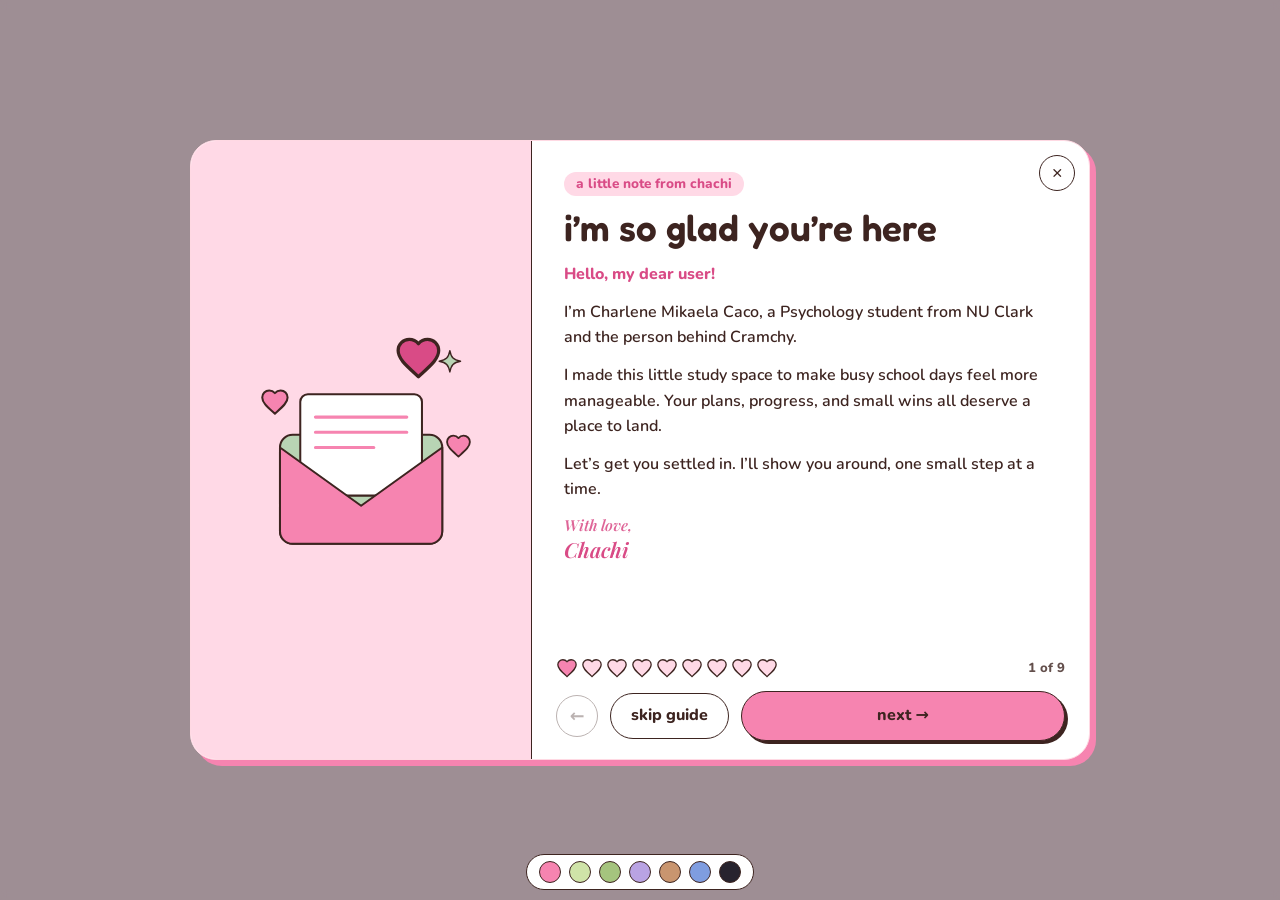
<file: cramchy-app-guide.html>
<!DOCTYPE html>
<html lang="en">
<head>
<meta charset="utf-8">
<meta name="viewport" content="width=device-width, initial-scale=1, viewport-fit=cover">
<title>Cramchy guide</title>
<link rel="stylesheet" href="https://fonts.googleapis.com/css2?family=Fredoka:wght@500;600;700&family=Nunito:wght@600;700;800&family=Playfair+Display:ital,wght@1,600&display=swap">
<style>
/* THEME TOKENS: swap values to match the app's real themes */
:root,[data-theme="strawberry-milk"]{--bg:#fff0f5;--card:#fff;--ink:#3d2420;--line:#3d2420;--accent:#f684b0;--accent-strong:#d94b86;--soft:#ffd9e6;--secondary:#b8d4b4;--on-accent:#3d2420}
[data-theme="strawberry-matcha"]{--bg:#f6f4e8;--card:#fffef9;--ink:#33402a;--line:#33402a;--accent:#f08fb0;--accent-strong:#cc4a78;--soft:#dfe9c8;--secondary:#9db97a;--on-accent:#33402a}
[data-theme="matcha-latte"]{--bg:#f4f1e1;--card:#fffef8;--ink:#2f3a24;--line:#2f3a24;--accent:#a5c47e;--accent-strong:#5f8a3a;--soft:#e3ecce;--secondary:#e8dcc0;--on-accent:#2f3a24}
[data-theme="lavender"]{--bg:#f4effb;--card:#fff;--ink:#3b2b52;--line:#3b2b52;--accent:#b9a3e3;--accent-strong:#7a56c2;--soft:#e3d9f7;--secondary:#cfd9f5;--on-accent:#3b2b52}
[data-theme="mocha"]{--bg:#f6ece2;--card:#fffaf5;--ink:#3a2418;--line:#3a2418;--accent:#c9956f;--accent-strong:#8a4b2a;--soft:#ead7c4;--secondary:#d8b89a;--on-accent:#3a2418}
[data-theme="blueberry-milk"]{--bg:#eef3fc;--card:#fff;--ink:#1f2f5c;--line:#1f2f5c;--accent:#7f9de0;--accent-strong:#3f5fc0;--soft:#d6e2f8;--secondary:#c7d6f5;--on-accent:#1f2f5c}
[data-theme="dark-study"]{--bg:#1c1a21;--card:#27232e;--ink:#f2e8ee;--line:#6b6178;--accent:#9fbf9a;--accent-strong:#f2a0bd;--soft:#332f3a;--secondary:#8fa98a;--on-accent:#1c1a21}

*,*::before,*::after{box-sizing:border-box}
body{margin:0;min-height:100vh;background:var(--bg);color:var(--ink);font:600 1rem/1.6 Nunito,system-ui,sans-serif;display:grid;place-items:center;transition:background .4s}
button{font:inherit;color:inherit;cursor:pointer}
:focus-visible{outline:3px solid var(--accent-strong);outline-offset:3px}
[hidden]{display:none!important}
.shell{text-align:center;padding:20px}.shell h1{font:600 2.4rem Fredoka,sans-serif;margin:0 0 12px}
/* dialog */
.dlg{position:fixed;inset:0;display:grid;place-items:center;background:rgba(40,24,32,.45);backdrop-filter:blur(4px);z-index:20;padding:12px}
.box:focus{outline:none}.box{position:relative;width:min(900px,100%);height:min(620px,calc(100dvh - 24px));display:grid;grid-template-columns:minmax(260px,38%) 1fr;background:var(--card);border:1px solid #ffd9e3;border-radius:26px;overflow:hidden;box-shadow:6px 6px 0 var(--accent);animation:in .5s cubic-bezier(.2,.9,.3,1.2)}
@keyframes in{from{opacity:0;transform:translateY(24px) scale(.96)}}
.art{background:var(--soft);border-right:1.5px solid var(--line);display:grid;place-items:center;padding:18px;min-height:0;transition:background .4s}
.art svg{width:100%;height:100%;max-height:300px;overflow:visible}
.x{position:absolute;right:14px;top:14px;width:36px;height:36px;border-radius:50%;border:1.5px solid var(--line);background:var(--card);font-size:1.1rem;line-height:1;z-index:3;transition:transform .2s,background .2s}.x:hover{transform:rotate(90deg);background:var(--soft)}
.main{display:flex;flex-direction:column;min-height:0;min-width:0}
.pane{flex:1;overflow:auto;padding:30px 32px 10px}
.pane.sl{animation:sl .45s cubic-bezier(.2,.9,.3,1)}.pane.sr{animation:sr .45s cubic-bezier(.2,.9,.3,1)}
@keyframes sl{from{opacity:0;transform:translateX(28px)}}@keyframes sr{from{opacity:0;transform:translateX(-28px)}}
.eb{display:inline-block;background:var(--soft);border-radius:99px;padding:1px 12px;font-size:.85rem;font-weight:800;color:var(--accent-strong);margin:0 0 10px;max-width:calc(100% - 50px)}
h2{font:600 clamp(1.7rem,3.4vw,2.3rem)/1.1 Fredoka,sans-serif;margin:0 0 14px;padding-right:44px}
.pane p{margin:0 0 12px}.pane b{font-weight:800}
.hello{color:var(--accent-strong);font-weight:800}
.sig{font:italic 600 1.3rem 'Playfair Display',Georgia,serif;color:var(--accent-strong);margin:0}.sig small{display:block;font-size:.95rem;opacity:.85}
.c2{border:1.5px solid var(--line);border-radius:14px;padding:11px 14px;margin:0 0 12px;background:var(--card)}
.c2 h3{font:600 1.05rem Fredoka,sans-serif;margin:0 0 2px}.c2 p{margin:0;font-size:.95rem}
.lab{font-size:.8rem;font-weight:800;color:var(--accent-strong)}
.note{border-left:4px solid var(--accent);background:var(--soft);border-radius:4px 12px 12px 4px;padding:9px 14px;font-size:.9rem;margin:0 0 12px}
.tabs{display:flex;gap:6px;margin-bottom:10px;flex-wrap:wrap}
.tabs button{border:1.5px solid var(--line);background:var(--card);border-radius:99px;padding:4px 14px;font-weight:800;font-size:.9rem;transition:background .2s,transform .2s}
.tabs button:hover{transform:translateY(-2px)}.tabs button[aria-selected="true"]{background:var(--accent);color:var(--on-accent)}
.nums{list-style:none;padding:0;margin:0 0 12px;display:grid;gap:8px}
.nums li{display:flex;gap:10px;align-items:center;opacity:0;animation:up .5s both;animation-delay:calc(var(--n)*.2s + .2s)}
@keyframes up{from{opacity:0;transform:translateY(10px)}to{opacity:1}}
.nums i{flex:none;width:26px;height:26px;border-radius:50%;background:var(--soft);border:1.5px solid var(--line);display:grid;place-items:center;font-style:normal;font-size:.8rem;font-weight:800}
.demo{display:flex;gap:12px;align-items:center;border:1.5px solid var(--line);border-radius:14px;padding:10px 14px;margin:0 0 12px}
.demo .day{font-size:.8rem;font-weight:800;color:var(--accent-strong)}
.demo small{display:block;opacity:.75;font-size:.82rem}
.flow{display:flex;gap:10px;align-items:center;justify-content:center;margin:0 0 12px;background:var(--soft);border-radius:14px;padding:10px;font-weight:800;font-size:.85rem}
.flow span{background:var(--card);border:1.5px solid var(--line);border-radius:99px;padding:3px 14px}.flow em{font-style:normal;color:var(--accent-strong)}
.seg{display:grid;grid-template-columns:1fr 1fr;gap:10px;margin:0 0 12px}
.seg button{border:1.5px solid var(--line);background:var(--card);border-radius:14px;padding:9px;font-weight:800;transition:background .2s,transform .2s cubic-bezier(.3,1.6,.5,1)}
.seg button[aria-pressed="true"]{background:var(--accent);color:var(--on-accent);transform:translateY(-3px)}
.quote{text-align:center;font:italic 600 1.25rem 'Playfair Display',Georgia,serif;color:var(--accent-strong)}.quote small{display:block;font:600 .85rem Nunito,sans-serif;color:var(--ink);opacity:.75}
/* footer */
.foot{display:flex;align-items:center;gap:12px;padding:12px 24px 18px;flex-wrap:wrap}
.hearts{display:flex;gap:3px;flex:1 1 100%;align-items:center}
.hearts button{width:22px;height:22px;border:0;background:none;padding:0;transition:transform .2s cubic-bezier(.3,1.6,.5,1)}.hearts button:hover{transform:scale(1.25)}
.hearts svg{width:100%;fill:var(--soft);stroke:var(--line);stroke-width:1.4;transition:fill .3s}.hearts .on svg{fill:var(--accent-strong)}.hearts .cur svg{fill:var(--accent)}
.hearts span{margin-left:auto;font-size:.82rem;font-weight:800;opacity:.8}
.b{border:1.5px solid var(--line);background:var(--card);border-radius:99px;font-weight:800;padding:9px 20px;transition:transform .15s,background .2s}
.b:hover:not(:disabled){transform:translateY(-2px);background:var(--soft)}.b:disabled{opacity:.35;cursor:not-allowed}
.b.round{width:42px;height:42px;padding:0;display:grid;place-items:center;font-size:1.1rem}
.b.next{flex:1;background:var(--accent);color:var(--on-accent);box-shadow:3px 3px 0 var(--line);padding:11px 20px}
.b.next:hover:not(:disabled){transform:translate(-2px,-2px);box-shadow:5px 5px 0 var(--line);background:var(--accent)}.b.next:active{transform:translate(2px,2px);box-shadow:1px 1px 0 var(--line)}
/* scene animation */
.st{stroke:var(--line);stroke-width:1.6;stroke-linejoin:round;stroke-linecap:round}
.pop,.flt,.letter,.drop,.ring,.bar,.spin,.dot,.fly,.grow,.seg1{transform-box:fill-box;transform-origin:center}
.pop{animation:popin .6s cubic-bezier(.3,1.8,.5,1) both}@keyframes popin{from{transform:scale(0)}}
.flt{animation:flt 4s ease-in-out infinite}@keyframes flt{50%{transform:translateY(-9px)}}
.letter{animation:lift 1s .3s cubic-bezier(.3,1.4,.5,1) both}@keyframes lift{from{transform:translateY(36px)}}
.drop{animation:drop 1s .3s cubic-bezier(.3,1.5,.5,1) both}@keyframes drop{from{transform:translateY(-100px) scale(1.4);opacity:0}}
.ring{animation:ringp 2s 1.2s ease-out infinite;opacity:0}@keyframes ringp{from{opacity:.9;transform:scale(.8)}to{opacity:0;transform:scale(1.5)}}
.dash{fill:none;stroke:var(--accent-strong);stroke-width:2.5;stroke-dasharray:5 7;animation:dash 1s linear infinite}@keyframes dash{to{stroke-dashoffset:-24}}
.bar{transform-origin:left center;animation:gw .9s cubic-bezier(.2,.9,.3,1.1) both;animation-delay:calc(var(--n)*.12s + .3s)}@keyframes gw{from{transform:scaleX(0)}}
.spin{animation:spin 8s linear infinite}@keyframes spin{to{transform:rotate(360deg)}}
.dot{animation:bn 1s ease-in-out infinite;animation-delay:calc(var(--n)*.15s)}@keyframes bn{50%{transform:translateY(-6px)}}
.fly{animation:fly 3s 1s ease-in-out infinite}@keyframes fly{0%,15%{transform:translate(0,0)}60%,100%{transform:translate(100px,46px)}}
.tk{stroke:var(--accent-strong);stroke-width:3;fill:none;stroke-dasharray:20;animation:tk 3s 1s infinite}@keyframes tk{0%,60%{stroke-dashoffset:20}75%,100%{stroke-dashoffset:0}}
.grow{transform-origin:50% 100%;animation:gr 1.6s .2s cubic-bezier(.3,1.4,.5,1) both}@keyframes gr{from{transform:scale(.25)}}
.mid,.fin{transform-box:fill-box;transform-origin:center;transition:transform .5s cubic-bezier(.3,1.5,.5,1),opacity .4s}
.fin{transform:scale(.88);opacity:.55}.art.f .mid{transform:scale(.88);opacity:.55}.art.f .fin{transform:scale(1.1);opacity:1}
.mh{position:fixed;pointer-events:none;z-index:99;line-height:0}.mh svg{display:block;width:100%;fill:currentColor}
/* PREVIEW ONLY: delete .themes and its script when integrating */
.themes{position:fixed;left:50%;bottom:calc(10px + env(safe-area-inset-bottom,0px));transform:translateX(-50%);display:flex;gap:8px;background:var(--card);border:1.5px solid var(--line);border-radius:99px;padding:6px 12px;z-index:30}
.themes button{width:22px;height:22px;border-radius:50%;border:1.5px solid var(--line);padding:0}
@media(max-width:700px){.box{grid-template-columns:1fr;grid-template-rows:150px 1fr;height:calc(100dvh - 24px);max-height:640px}.art{border-right:0;border-bottom:1.5px solid var(--line);padding:8px}.art svg{max-height:134px}.pane{padding:20px 20px 8px}.foot{padding:10px 16px 14px}}
@media(prefers-reduced-motion:reduce){*{animation:none!important;transition:none!important}.nums li{opacity:1}.ring{opacity:0}}

html[data-embedded="true"] body{display:block;min-height:100vh;background:transparent;transition:none}
html[data-embedded="true"] .shell,html[data-embedded="true"] .themes{display:none!important}
html[data-embedded="true"] .dlg{position:fixed;inset:0;width:100%;height:100%;padding:12px}
html[data-embedded="true"] .box{width:min(900px,100%);height:min(620px,calc(100dvh - 24px))}
@media(max-width:700px){html[data-embedded="true"] .box{height:calc(100dvh - 24px);max-height:640px}}
</style>
</head>
<body>
<svg width="0" height="0" style="position:absolute" aria-hidden="true"><defs><path id="hp" d="M12 21.35l-1.45-1.32C5.4 15.36 2 12.28 2 8.5 2 5.42 4.42 3 7.5 3c1.74 0 3.41.81 4.5 2.09C13.09 3.81 14.76 3 16.5 3 19.58 3 22 5.42 22 8.5c0 3.78-3.4 6.86-8.55 11.54L12 21.35z"/><path id="sp" d="M0-12C1.5-4 4-1.5 12 0C4 1.5 1.5 4 0 12C-1.5 4-4 1.5-12 0C-4-1.5-1.5-4 0-12Z"/></defs></svg>

<div class="shell"><h1>cramchy.</h1><button class="b next" id="reopen" style="flex:none">open the guide</button></div>

<div class="dlg" id="dlg" role="dialog" aria-modal="true" aria-labelledby="gt">
 <div class="box">
  <button class="x" id="close" aria-label="Close guide">&times;</button>
  <div class="art" id="art" aria-hidden="true"></div>
  <div class="main">
   <div class="pane" id="pane"></div>
   <div class="foot">
    <div class="hearts" id="hearts"></div>
    <button class="b round" id="back" aria-label="Previous step">&larr;</button>
    <button class="b" id="skip">skip guide</button>
    <button class="b next" id="next">next &rarr;</button>
   </div>
  </div>
 </div>
</div>
<div class="themes" id="themes" aria-label="Preview theme (delete when integrating)"></div>

<script>
(function(){
 var $=function(i){return document.getElementById(i)},rm=matchMedia('(prefers-reduced-motion: reduce)').matches;
 var embedded=new URLSearchParams(location.search).get('embedded')==='1';
 if(embedded){document.documentElement.dataset.embedded='true';var theme=new URLSearchParams(location.search).get('theme');if(theme)document.documentElement.dataset.theme=theme;}

 var HP='M12 21.35l-1.45-1.32C5.4 15.36 2 12.28 2 8.5 2 5.42 4.42 3 7.5 3c1.74 0 3.41.81 4.5 2.09C13.09 3.81 14.76 3 16.5 3 19.58 3 22 5.42 22 8.5c0 3.78-3.4 6.86-8.55 11.54L12 21.35z',cols=['#f684b0','#d94b86','#ffb3cf','#ff7aa5'];
 function hr(x,y,s,f,c,d){return '<g class="'+c+'" style="animation-delay:'+d+'s"><use href="#hp" transform="translate('+x+' '+y+') scale('+s+')" fill="'+f+'" class="st"/></g>'}
 function sp(x,y,s,d){return '<g class="flt" style="animation-delay:'+d+'s"><use href="#sp" transform="translate('+x+' '+y+') scale('+s+')" fill="var(--secondary)" class="st"/></g>'}
 var V='<svg viewBox="0 0 240 220">',E='</svg>',A='var(--accent)',AS='var(--accent-strong)';
 var S={
 env:V+'<g class="st"><rect x="56" y="98" width="128" height="86" rx="10" fill="var(--secondary)"/><g class="letter"><rect x="72" y="66" width="96" height="80" rx="6" fill="var(--card)"/><path d="M84 84h72M84 96h72M84 108h46" stroke="'+A+'" stroke-width="2.5"/></g><path d="M56 108L120 154L184 108V174a10 10 0 0 1-10 10H66a10 10 0 0 1-10-10Z" fill="'+A+'"/></g>'+hr(146,18,1.6,AS,'pop',.9)+hr(40,60,1,A,'flt',0)+hr(186,96,.9,A,'flt',1.2)+sp(190,40,.7,.3)+E,
 phone:V+'<g class="st"><rect x="78" y="18" width="84" height="172" rx="16" fill="var(--card)"/><rect x="108" y="26" width="24" height="5" rx="2.5" fill="var(--line)"/><g fill="var(--soft)"><rect x="90" y="48" width="26" height="26" rx="7"/><rect x="124" y="48" width="26" height="26" rx="7"/><rect x="90" y="84" width="26" height="26" rx="7"/><rect x="124" y="84" width="26" height="26" rx="7"/><rect x="90" y="120" width="26" height="26" rx="7"/></g></g><circle class="ring" cx="137" cy="133" r="20" fill="none" stroke="'+AS+'" stroke-width="2.5"/><g class="drop"><rect x="124" y="120" width="26" height="26" rx="7" class="st" fill="'+A+'"/><use href="#hp" transform="translate(130 126) scale(.58)" fill="var(--card)"/></g>'+sp(42,60,.8,0)+sp(204,120,.6,1)+E,
 sync:V+'<path class="st" d="M92 86h58a22 22 0 0 0 2-44a32 32 0 0 0-60-4a24 24 0 0 0 0 48Z" fill="var(--card)"/>'+hr(112,44,1.3,AS,'flt',0)+'<path class="dash" d="M104 90C84 106 68 118 62 134"/><path class="dash" d="M140 90C160 106 174 120 180 140"/><g class="st"><rect x="36" y="132" width="44" height="68" rx="9" fill="var(--card)"/><rect x="48" y="138" width="20" height="4" rx="2" fill="var(--line)"/><rect x="150" y="140" width="64" height="44" rx="6" fill="var(--card)"/><path d="M142 192h80" /></g>'+hr(176,150,.9,A,'pop',1)+E,
 course:V+'<g class="st"><rect x="40" y="44" width="160" height="124" rx="14" fill="var(--card)"/><path d="M40 58a14 14 0 0 1 14-14h14v124H54a14 14 0 0 1-14-14Z" fill="'+A+'"/><g fill="var(--card)"><circle cx="54" cy="72" r="4.5"/><circle cx="54" cy="106" r="4.5"/><circle cx="54" cy="140" r="4.5"/></g><rect x="82" y="60" width="74" height="11" rx="5.5" fill="var(--line)"/><rect x="82" y="78" width="46" height="13" rx="6.5" fill="var(--soft)"/><g fill="var(--card)"><circle cx="90" cy="108" r="8"/><circle cx="112" cy="108" r="8" fill="'+A+'"/><circle cx="134" cy="108" r="8"/><circle cx="156" cy="108" r="8" fill="'+A+'"/><circle cx="178" cy="108" r="8"/></g><rect class="bar" style="--n:0" x="82" y="126" width="104" height="14" rx="7" fill="var(--soft)"/><rect class="bar" style="--n:1" x="82" y="146" width="72" height="14" rx="7" fill="var(--soft)"/></g>'+hr(176,26,1.1,AS,'pop',.8)+sp(212,150,.6,.5)+E,
 plan:V+'<g class="st"><rect x="18" y="40" width="108" height="96" rx="12" fill="var(--card)"/><path d="M18 56a12 12 0 0 1 12-12h84a12 12 0 0 1 12 12v10H18Z" fill="'+A+'"/><path d="M18 90h108M18 114h108M54 66v70M90 66v70" stroke-width="1.2"/><rect x="132" y="104" width="92" height="96" rx="12" fill="var(--card)"/><rect x="144" y="118" width="14" height="14" rx="4" fill="var(--soft)"/><path d="M168 125h44" stroke-width="2.5" stroke="'+A+'"/><rect x="144" y="146" width="14" height="14" rx="4" fill="var(--soft)"/><path d="M168 153h34" stroke-width="2.5" stroke="'+A+'"/></g><path class="tk" d="M146 126l4 5l8-10"/><g class="fly"><rect class="st" x="56" y="94" width="38" height="16" rx="8" fill="'+A+'"/><text x="75" y="106" text-anchor="middle" font-family="Nunito,sans-serif" font-weight="800" font-size="10" fill="var(--on-accent)">quiz</text></g>'+hr(186,44,1,AS,'flt',0)+E,
 grade:V+'<g class="st"><rect x="26" y="78" width="188" height="28" rx="14" fill="var(--card)"/></g><g class="st"><rect class="bar" style="--n:0" x="28" y="80" width="54" height="24" rx="12" fill="'+AS+'" fill-opacity=".3"/><rect class="bar" style="--n:1" x="82" y="80" width="38" height="24" fill="'+AS+'" fill-opacity=".5"/><rect class="bar" style="--n:2" x="120" y="80" width="20" height="24" fill="'+AS+'" fill-opacity=".7"/><rect class="bar" style="--n:3" x="140" y="80" width="72" height="24" rx="12" fill="'+AS+'"/></g><g class="st"><circle cx="120" cy="158" r="30" fill="var(--card)"/></g><circle class="spin" cx="120" cy="158" r="22" fill="none" stroke="'+A+'" stroke-width="6" stroke-dasharray="40 100" stroke-linecap="round"/>'+hr(108,146,1,AS,'pop',.6)+hr(184,30,1,A,'flt',0)+sp(40,40,.8,.6)+E,
 exam:V+'<g class="mid"><rect class="st" x="22" y="48" width="92" height="124" rx="12" fill="var(--card)"/><path class="st" d="M22 60a12 12 0 0 1 12-12h68a12 12 0 0 1 12 12v14H22Z" fill="'+A+'"/><text x="68" y="68" text-anchor="middle" font-family="Fredoka,sans-serif" font-weight="600" font-size="13" fill="var(--on-accent)">midterms</text><path class="st" d="M36 94h64M36 110h64M36 126h40" stroke="var(--soft)" stroke-width="4"/></g><g class="fin"><rect class="st" x="126" y="48" width="92" height="124" rx="12" fill="var(--card)"/><path class="st" d="M126 60a12 12 0 0 1 12-12h68a12 12 0 0 1 12 12v14H126Z" fill="'+AS+'"/><text x="172" y="68" text-anchor="middle" font-family="Fredoka,sans-serif" font-weight="600" font-size="13" fill="var(--bg)">finals</text><path class="st" d="M140 94h64M140 110h64M140 126h40" stroke="var(--soft)" stroke-width="4"/></g>'+sp(120,30,.8,0)+E,
 chat:V+'<g class="st"><path d="M40 52a14 14 0 0 1 14-14h84a14 14 0 0 1 14 14v26a14 14 0 0 1-14 14H64l-16 14v-14h-0a8 8 0 0 1-8-8Z" fill="var(--card)"/><path d="M62 56h68M62 70h40" stroke="'+A+'" stroke-width="2.5"/><path d="M90 108a14 14 0 0 1 14-14h82a14 14 0 0 1 14 14v22a14 14 0 0 1-14 14h-6l14 14l-28-14h-62a14 14 0 0 1-14-14Z" fill="'+A+'"/><rect x="40" y="164" width="64" height="32" rx="16" fill="var(--card)"/></g><g fill="var(--line)"><circle class="dot" style="--n:0" cx="58" cy="180" r="4.5"/><circle class="dot" style="--n:1" cx="72" cy="180" r="4.5"/><circle class="dot" style="--n:2" cx="86" cy="180" r="4.5"/></g><g class="spin"><use href="#sp" transform="translate(200 44) scale(1.3)" fill="'+AS+'" class="st"/></g>'+E,
 rhythm:V+'<ellipse cx="120" cy="196" rx="52" ry="5" fill="var(--bg)" opacity=".7"/><g class="grow"><path class="st" d="M120 150C120 130 124 112 120 88" fill="none" stroke-width="3"/><path class="st" d="M120 130c-22-14-36-4-40 8c14 10 30 4 40-8Z" fill="var(--secondary)"/><path class="st" d="M120 112c22-14 36-4 40 8c-14 10-30 4-40-8Z" fill="var(--secondary)"/><circle class="st" cx="120" cy="82" r="9" fill="'+A+'"/></g><path class="st" d="M92 152h56l-6 42H98Z" fill="'+A+'"/><rect class="st" x="86" y="142" width="68" height="14" rx="6" fill="'+AS+'"/><g class="flt"><circle class="st" cx="40" cy="70" r="7" fill="'+AS+'"/><path class="st" d="M47 70V44l14 4" fill="none"/></g><g class="flt" style="animation-delay:1.4s"><circle class="st" cx="196" cy="110" r="6" fill="'+A+'"/><path class="st" d="M202 110V88l12 4" fill="none"/></g>'+hr(180,40,1,AS,'pop',1)+E};
 var STEPS=[
 {e:'a little note from chachi',t:'i’m so glad you’re here',s:'env',h:'<p class="hello">Hello, my dear user!</p><p>I’m Charlene Mikaela Caco, a Psychology student from NU Clark and the person behind Cramchy.</p><p>I made this little study space to make busy school days feel more manageable. Your plans, progress, and small wins all deserve a place to land.</p><p>Let’s get you settled in. I’ll show you around, one small step at a time.</p><p class="sig"><small>With love,</small>Chachi</p>'},
 {e:'01 · choose how to open it',t:'your study space can go anywhere',s:'phone',h:'<div class="tabs" role="tablist"><button role="tab" aria-selected="true" data-tab="0">iPhone or iPad</button><button role="tab" aria-selected="false" data-tab="1">Android</button><button role="tab" aria-selected="false" data-tab="2">web</button></div><div class="c2 tp" data-p="0"><h3>On iPhone or iPad</h3><p>Open Cramchy in your browser. Tap the <b>three dots → Share → View More → Add to Home Screen → Add</b>. Open your new Cramchy icon whenever you want to study.</p></div><div class="c2 tp" data-p="1" hidden><h3>On Android</h3><p>Open Cramchy in Chrome. Tap ⋮, then scroll the menu for <b>Install app</b> or <b>Install and create shortcut</b>. Follow the prompt to install it; if Chrome offers <b>Create shortcut</b>, tap it, then tap <b>Add</b>.</p></div><div class="c2 tp" data-p="2" hidden><h3>On the web</h3><p>Open Cramchy in your browser and keep using it there. You can sign in whenever you’re ready.</p></div><div class="note">Chrome’s menu wording can vary a little by device. If you don’t see the install option right away, scroll the three-dot menu.</div>'},
 {e:'02 · keep your progress',t:'sign in when you want to sync',s:'sync',h:'<p>Tap ☁ <b>sign in</b>, enter your email, then type the 8-digit code sent to your inbox. Your signed-in account can sync your progress across devices.</p><ol class="nums"><li style="--n:0"><i>1</i><span>Enter your email and tap <b>send code</b>.</span></li><li style="--n:1"><i>2</i><span>Check your inbox for the 8-digit code.</span></li><li style="--n:2"><i>3</i><span>Enter the code and tap <b>sign in</b>.</span></li></ol><div class="note">You can also keep using Cramchy as a guest on this device. Guest work stays local until you choose to sign in.</div>'},
 {e:'03 · start with your classes',t:'add courses once, use them everywhere',s:'course',h:'<p>In <b>Courses</b>, add each subject with its professor, class days and times, room, and grading weights. Your repeating weekly schedule becomes easy to scan in the schedule viewer.</p><div class="demo"><span class="day">MON</span><div><b>your class</b><small>time · room · course color</small></div></div><p>Those courses are also ready to choose in your gradebook and exam season.</p>'},
 {e:'04 · plan the week',t:'planner events show up in tasks',s:'plan',h:'<p>Add a quiz, study block, assignment, or reminder in the <b>Planner</b>. Choose its date and type so it’s easy to spot on your calendar.</p><div class="flow"><span>quiz</span><em>→</em><span>to do in Tasks</span></div><p>Planner items automatically appear in <b>Tasks</b>. Check them off in Tasks when they’re done; the Planner stays a calendar view of what’s happening.</p>'},
 {e:'05 · see how you’re doing',t:'your grades, with the context',s:'grade',h:'<p>Open <b>Grades → Course Gradebook</b> and choose a course. It’s built with National University (NU) students in mind: add scores in the categories your class uses and set weights to match your syllabus. The weights are flexible for other schools, too.</p><div class="c2"><span class="lab">current standing</span><h3>weighted by your course setup</h3><p>scores · category weights · equivalent grade</p></div><p>The dashboard brings your scores, category percentages, and equivalent grade together. <b>Term GWA</b> gives you a separate term-wide view.</p>'},
 {e:'06 · midterms & finals',t:'two exam seasons, kept separate',s:'exam',h:'<p>Choose <b>Midterms</b> or <b>Finals</b> in Exam Mode. Cramchy keeps NU’s two exam seasons separate, each with its own schedule, subjects, topics, notes, and study progress for the selected term.</p><div class="seg"><button data-season="m" aria-pressed="true">midterms</button><button data-season="f" aria-pressed="false">finals</button></div><p>Use the exam workspace to keep the details for that season together while your course list stays in Courses.</p>'},
 {e:'07 · ask for help',t:'meet ask cramchy',s:'chat',h:'<p>Open <b>Ask Cramchy</b> from its chat button to ask how to use the app or ask about your saved courses, tasks, Planner, and grades. Suggested prompts can help you get started.</p><div class="c2"><h3>Need open-ended study help?</h3><p>Enable AI inside the chat for explanations, practice questions, or help planning a study session. It’s optional, and you can switch it off anytime.</p></div><div class="note">For questions about saved school data, ask about one course or term at a time for clearer answers.</div>'},
 {e:'08 · make it yours',t:'find a rhythm that feels good',s:'rhythm',h:'<p>Open the <b>Study</b> tab for a focused timer session. Choose a study space theme in <b>More → Appearance</b> whenever you want a change of scenery.</p><div class="c2"><h3>Choose a study sound</h3><p>On the Study timer, pick Gamma waves, White noise, café ambience, rain, or lo-fi study beats. Tap play or pause and adjust the volume.</p></div><div class="c2 quote">small steps count, too.<small>you can change your plans as you go.</small></div><p>You’re all set. Start wherever you are; Cramchy can grow with your routine.</p>'}];
 var cur=0,art=$('art'),pane=$('pane'),hs=$('hearts'),N=STEPS.length;
 hs.innerHTML=STEPS.map(function(s,i){return '<button data-go="'+i+'" aria-label="Go to step '+(i+1)+'"><svg viewBox="0 0 24 24"><path d="'+HP+'"/></svg></button>'}).join('')+'<span id="cnt"></span>';
 function burst(x,y,n){if(rm)return;for(var i=0;i<n;i++){var e=document.createElement('span');e.className='mh';e.innerHTML='<svg viewBox="0 0 24 24"><path d="'+HP+'"/></svg>';e.style.cssText='left:'+x+'px;top:'+y+'px;width:'+(10+Math.random()*14)+'px;color:'+cols[i%4];document.body.appendChild(e);var a=Math.PI*2*i/n+Math.random()*.5,d=50+Math.random()*100;
  e.animate([{transform:'translate(-50%,-50%) scale(.4)',opacity:1},{transform:'translate(calc(-50% + '+Math.cos(a)*d+'px),calc(-50% + '+(Math.sin(a)*d-20)+'px)) scale(1)',opacity:1,offset:.6},{transform:'translate(calc(-50% + '+Math.cos(a)*d*1.2+'px),calc(-50% + '+(Math.sin(a)*d*1.2+30)+'px)) scale(.3)',opacity:0}],{duration:900+Math.random()*400,easing:'cubic-bezier(.2,.8,.3,1)'}).onfinish=(function(el){return function(){el.remove()}})(e)}}
 function show(i,dir){cur=i;var s=STEPS[i];art.innerHTML=S[s.s];art.classList.remove('f');
  pane.innerHTML='<p class="eb">'+s.e+'</p><h2 id="gt">'+s.t+'</h2>'+s.h;pane.className='pane';void pane.offsetWidth;pane.className='pane '+(dir>=0?'sl':'sr');pane.scrollTop=0;
  [].forEach.call(hs.querySelectorAll('button'),function(b,k){b.className=k<i?'on':k===i?'cur':''});
  $('cnt').textContent=(i+1)+' of '+N;$('back').disabled=i===0;
  var last=i===N-1;$('next').innerHTML=last?'let’s get started ✓':'next &rarr;';$('skip').hidden=last}
 function go(i){i=Math.max(0,Math.min(N-1,i));if(i!==cur)show(i,i>cur?1:-1)}
 function close(){$('dlg').hidden=true;if(embedded)parent.postMessage({type:'cramchy-guide-close'},'*')}
 $('next').addEventListener('click',function(e){if(cur===N-1){var r=e.currentTarget.getBoundingClientRect();burst(r.left+r.width/2,r.top,22);setTimeout(close,500)}else go(cur+1)});
 $('back').addEventListener('click',function(){go(cur-1)});
 $('skip').addEventListener('click',close);$('close').addEventListener('click',close);
 $('reopen')?.addEventListener('click',function(){$('dlg').hidden=false;show(0,1)});
 hs.addEventListener('click',function(e){var b=e.target.closest('[data-go]');if(b)go(+b.dataset.go)});
 pane.addEventListener('click',function(e){
  var t=e.target.closest('[data-tab]');if(t){pane.querySelectorAll('[data-tab]').forEach(function(x){x.setAttribute('aria-selected',x===t)});pane.querySelectorAll('.tp').forEach(function(p){p.hidden=p.dataset.p!==t.dataset.tab})}
  var s=e.target.closest('[data-season]');if(s){pane.querySelectorAll('[data-season]').forEach(function(x){x.setAttribute('aria-pressed',x===s)});art.classList.toggle('f',s.dataset.season==='f')}});
 addEventListener('keydown',function(e){if($('dlg').hidden)return;if(e.key==='ArrowRight')go(cur+1);if(e.key==='ArrowLeft')go(cur-1);if(e.key==='Escape')close()});
 show(0,1);document.querySelector('.box').setAttribute('tabindex','-1');document.querySelector('.box').focus({preventScroll:true});
 if(!embedded){ [['strawberry-milk','#f684b0'],['strawberry-matcha','#cfe3a8'],['matcha-latte','#a5c47e'],['lavender','#b9a3e3'],['mocha','#c9956f'],['blueberry-milk','#7f9de0'],['dark-study','#27232e']].forEach(function(t){var b=document.createElement('button');b.title=t[0];b.setAttribute('aria-label',t[0]);b.style.background=t[1];b.addEventListener('click',function(){document.documentElement.dataset.theme=t[0]});$('themes').appendChild(b)});}
})();
</script>
</body>
</html>
</file>
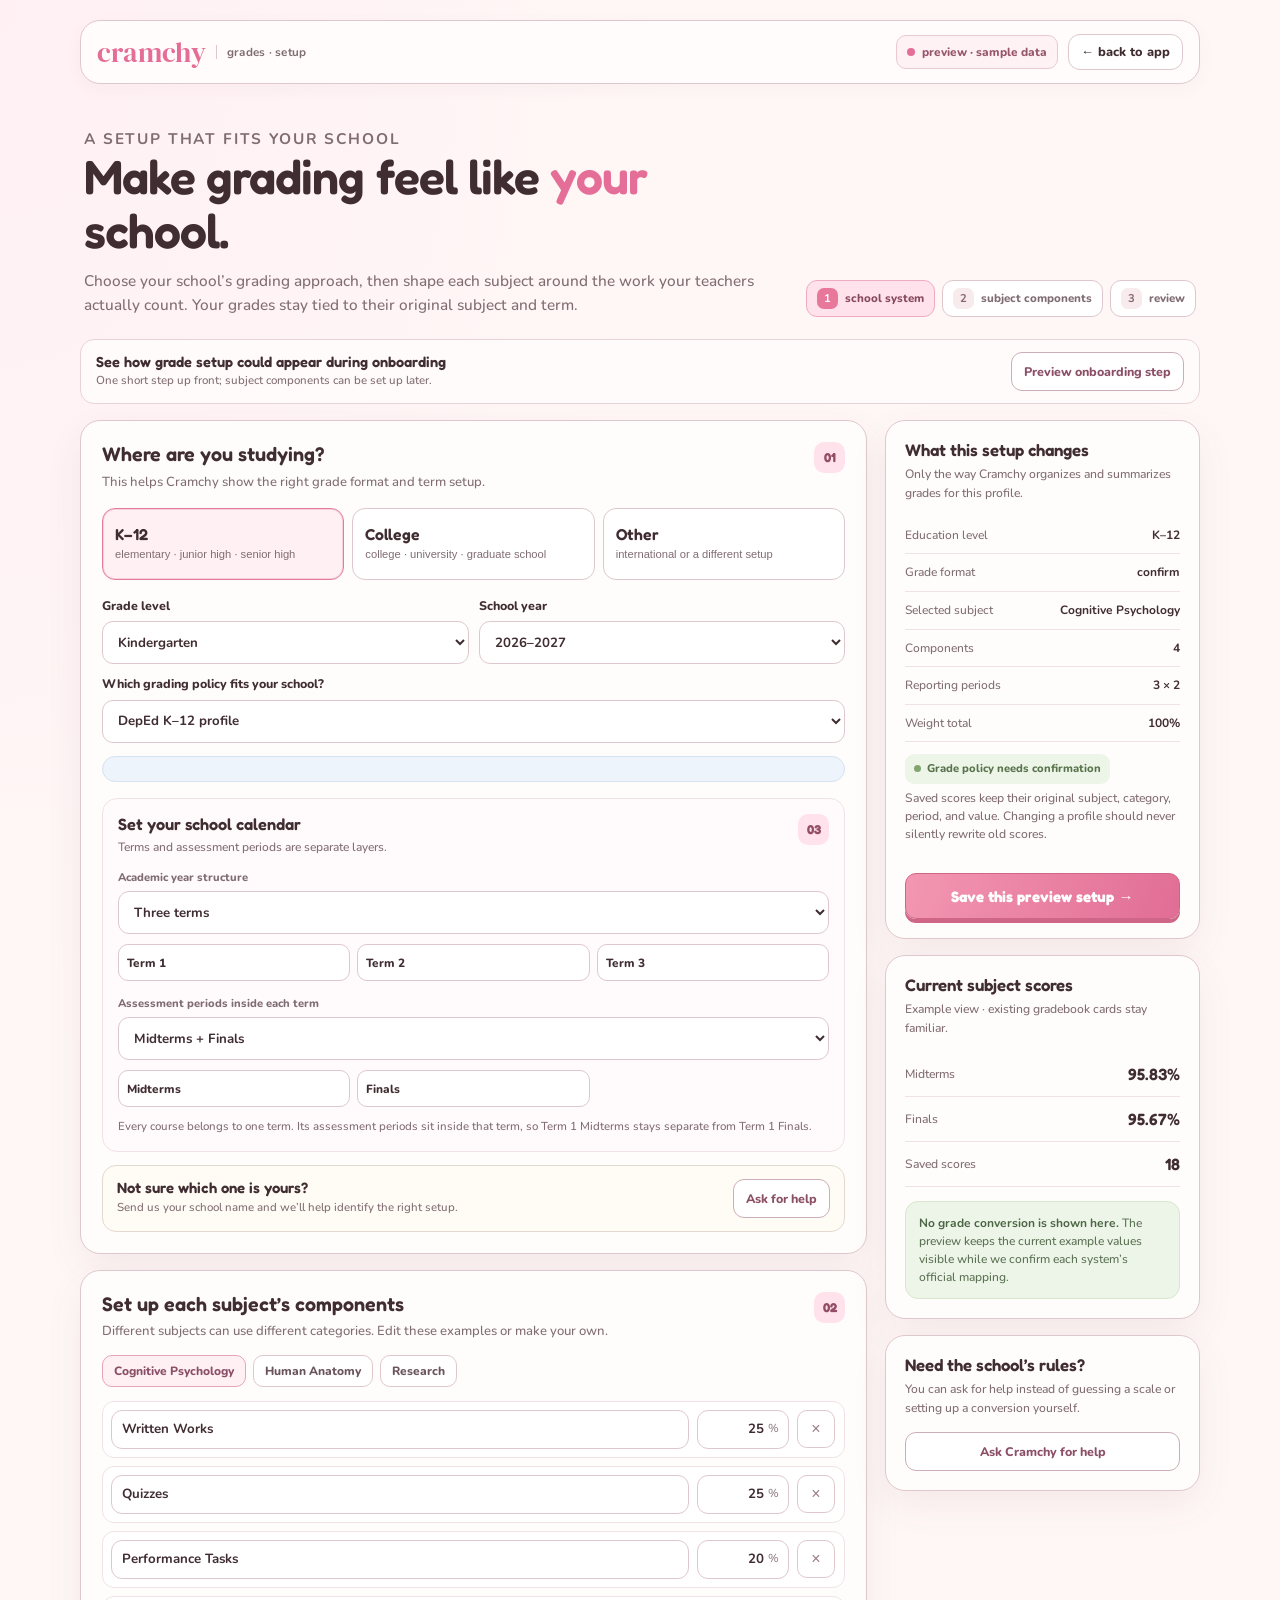
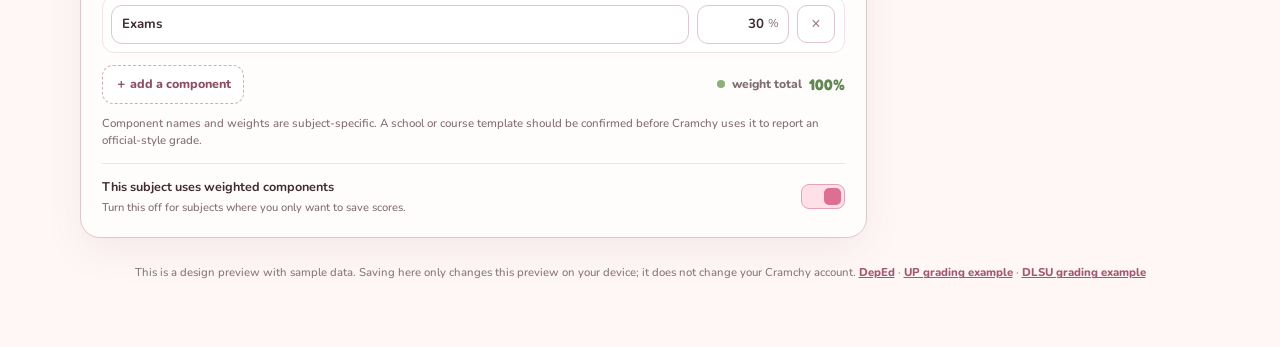
<file: grading-setup-preview.html>
<!doctype html>
<html lang="en">
<head>
  <meta charset="utf-8">
  <meta name="viewport" content="width=device-width,initial-scale=1,viewport-fit=cover">
  <meta name="theme-color" content="#fff7f6">
  <title>Grading setup preview · Cramchy</title>
  <link rel="preconnect" href="https://fonts.googleapis.com">
  <link rel="preconnect" href="https://fonts.gstatic.com" crossorigin>
  <link href="https://fonts.googleapis.com/css2?family=DM+Serif+Display&family=Fredoka:wght@400;500;600;700&family=Nunito:wght@400;600;700;800&display=swap" rel="stylesheet">
  <style>
    :root{color-scheme:light;--ink:#402d32;--muted:#806d73;--line:#dec8ce;--line-soft:#f1e2e5;--paper:#fffdfc;--wash:#fff7f6;--pink:#e56e98;--pink-soft:#ffe2eb;--green:#88a779;--green-soft:#edf5e9;--blue:#7da5cc;--blue-soft:#edf4fb;--gold:#d8ad56;--gold-soft:#fff6df;--shadow:0 14px 38px rgba(97,60,72,.07)}
    *{box-sizing:border-box}html{scroll-behavior:smooth}body{margin:0;background:radial-gradient(ellipse at top left,#fff0f4,transparent 38%),var(--wash);color:var(--ink);font:500 15px/1.55 'Nunito',sans-serif}.shell{width:min(1120px,calc(100% - 36px));margin:0 auto;padding:20px 0 54px}.topbar{min-height:64px;display:flex;align-items:center;justify-content:space-between;padding:10px 16px;background:rgba(255,253,252,.92);border:1px solid var(--line);border-radius:20px;box-shadow:0 5px 18px rgba(97,60,72,.04)}.brand{display:flex;align-items:center;gap:10px;color:var(--pink);font:400 1.75rem/1 'DM Serif Display',Georgia,serif;letter-spacing:.01em}.brand small{font:700 .73rem/1.2 'Nunito',sans-serif;letter-spacing:.02em;color:var(--muted);border-left:1px solid var(--line);padding-left:10px}.back-link{border:1px solid var(--line);border-radius:12px;padding:8px 12px;background:#fff;color:var(--ink);font:800 .8rem 'Nunito',sans-serif;text-decoration:none}.preview-tag{display:inline-flex;align-items:center;gap:7px;border:1px solid #e9c8d2;border-radius:10px;background:#fff2f5;padding:7px 10px;color:#98566d;font-size:.74rem;font-weight:800}.preview-tag i{width:8px;height:8px;border-radius:50%;background:var(--pink);display:inline-block}.hero{display:grid;grid-template-columns:1fr auto;align-items:end;gap:22px;padding:32px 4px 22px}.eyebrow{margin:0 0 7px;color:#a46078;font:700 .74rem 'Nunito',sans-serif;letter-spacing:.12em;text-transform:uppercase}.hero h1{max-width:740px;margin:0;color:var(--ink);font:600 clamp(2rem,4vw,3rem)/1.13 'Fredoka',sans-serif;letter-spacing:-.02em}.hero p{max-width:690px;margin:12px 0 0;color:var(--muted);font-size:.96rem}.steps{display:flex;gap:7px;align-items:center;justify-content:flex-end;flex-wrap:wrap}.step{display:flex;align-items:center;gap:7px;padding:7px 10px;border:1px solid var(--line);border-radius:11px;background:#fff;color:var(--muted);font-size:.72rem;font-weight:800;white-space:nowrap}.step b{display:grid;place-items:center;width:21px;height:21px;border-radius:7px;background:#f7ebee;color:#8a6671;font-size:.7rem}.step.active{border-color:#efacc1;background:var(--pink-soft);color:#87495f}.step.active b{background:#e7779b;color:#fff}.layout{display:grid;grid-template-columns:minmax(0,1fr) 315px;gap:18px;align-items:start}.main-col,.side-col{display:grid;gap:16px}.panel{background:var(--paper);border:1px solid var(--line);border-radius:20px;padding:21px;box-shadow:var(--shadow)}.panel-heading{display:flex;align-items:flex-start;justify-content:space-between;gap:12px;margin-bottom:16px}.panel-heading h2{margin:0;font:600 1.23rem/1.3 'Fredoka',sans-serif}.panel-heading p{margin:4px 0 0;color:var(--muted);font-size:.82rem}.section-index{flex:none;display:grid;place-items:center;width:31px;height:31px;border-radius:10px;background:var(--pink-soft);color:#934e67;font:700 .8rem 'Fredoka',sans-serif}.level-switch{display:grid;grid-template-columns:repeat(3,minmax(0,1fr));gap:8px;margin-bottom:16px}.level-option{appearance:none;text-align:left;min-height:72px;padding:12px;border:1px solid var(--line);border-radius:13px;background:#fff;color:var(--ink);cursor:pointer;transition:border-color .16s,background .16s,transform .16s}.level-option:hover{transform:translateY(-1px);border-color:#e7a6bb}.level-option[aria-pressed="true"]{border:1.5px solid #e57a9b;background:#fff0f4;box-shadow:inset 0 0 0 1px #f6d0db}.level-option strong{display:block;font:600 .99rem 'Fredoka',sans-serif}.level-option small{display:block;margin-top:3px;color:var(--muted);font-size:.7rem;line-height:1.35}.field-label{display:block;margin:0 0 6px;color:var(--ink);font-size:.78rem;font-weight:800}.select-row{display:grid;grid-template-columns:1fr 1fr;gap:10px}.field select,.field input,.component-name,.component-weight,.help-field input,.help-field textarea,.help-field select{width:100%;min-width:0;min-height:43px;padding:9px 11px;border:1px solid var(--line);border-radius:11px;background:#fff;color:var(--ink);font:700 .83rem 'Nunito',sans-serif}.field select:focus,.field input:focus,.component-name:focus,.component-weight:focus,.help-field input:focus,.help-field textarea:focus,.help-field select:focus{outline:3px solid #f4cfdb;outline-offset:1px}.hint-box{display:flex;gap:10px;align-items:flex-start;padding:12px 13px;margin-top:13px;border:1px solid #e5d6d0;border-radius:13px;background:#fffaf3;color:#6d5c53;font-size:.76rem;line-height:1.5}.hint-mark{flex:none;display:grid;place-items:center;width:24px;height:24px;border-radius:8px;background:#fff0ce;color:#8a6a24;font-weight:900}.scale-grid{display:grid;grid-template-columns:repeat(3,minmax(0,1fr));gap:9px}.scale-option{position:relative;min-height:100px;padding:13px;text-align:left;border:1px solid var(--line);border-radius:14px;background:#fff;color:var(--ink);cursor:pointer}.scale-option[aria-pressed="true"]{border:1.5px solid #e57a9b;background:#fff0f4;box-shadow:inset 0 0 0 1px #f6d0db}.scale-option .check{position:absolute;right:10px;top:10px;width:17px;height:17px;display:grid;place-items:center;border-radius:6px;background:#f6ecef;color:transparent;font-size:.65rem}.scale-option[aria-pressed="true"] .check{background:var(--pink);color:white}.scale-option strong{display:block;padding-right:18px;font:600 .9rem/1.25 'Fredoka',sans-serif}.scale-option small{display:block;margin-top:6px;color:var(--muted);font-size:.71rem;line-height:1.4}.scale-option .scale-icon{display:block;margin-bottom:7px;font-size:1.05rem}.scale-help{display:flex;align-items:center;justify-content:space-between;gap:12px;margin-top:13px;padding:13px 14px;border:1px solid #e3d9ce;border-radius:14px;background:#fffcf5}.scale-help strong{display:block;font:600 .93rem 'Fredoka',sans-serif}.scale-help span{display:block;margin-top:2px;color:var(--muted);font-size:.72rem}.outline-button,.small-button,.add-button,.save-button,.help-submit{appearance:none;min-height:39px;padding:8px 12px;border:1px solid #cdaeb8;border-radius:11px;background:#fff;color:#8c5066;font:800 .78rem 'Nunito',sans-serif;cursor:pointer;transition:background .15s,border-color .15s,transform .15s}.outline-button:hover,.small-button:hover,.add-button:hover{background:#fff0f4;border-color:#e57a9b}.period-config{margin-top:16px;padding:15px;border:1px solid var(--line-soft);border-radius:15px;background:#fffafb}.period-heading{display:flex;align-items:flex-start;justify-content:space-between;gap:12px;margin-bottom:12px}.period-heading h3{margin:0;font:600 1.02rem/1.25 'Fredoka',sans-serif}.period-heading p{margin:4px 0 0;color:var(--muted);font-size:.75rem}.period-list{display:grid;grid-template-columns:repeat(3,minmax(0,1fr));gap:7px;margin:10px 0}.period-row{display:flex;align-items:center;gap:5px}.period-row input{width:100%;min-width:0;min-height:37px;padding:7px 8px;border:1px solid var(--line);border-radius:10px;background:#fff;color:var(--ink);font:800 .74rem 'Nunito',sans-serif}.period-row button{flex:none;width:30px;height:30px;border:1px solid var(--line);border-radius:9px;background:#fff;color:#997d86;cursor:pointer}.period-config>.add-button{min-height:34px;padding:6px 10px;font-size:.72rem}.profile-detail{margin-top:13px;padding:12px 13px;border-radius:13px;background:var(--blue-soft);border:1px solid #d5e2ef;color:#4f6780;font-size:.75rem;line-height:1.5}.profile-detail strong{color:#365473}.college-context{display:grid;grid-template-columns:1fr 1fr;gap:10px;margin-top:13px}.muted-label{display:block;margin-bottom:5px;color:var(--muted);font-size:.7rem;font-weight:800}.subject-picker{display:flex;gap:7px;flex-wrap:wrap;margin:-3px 0 14px}.subject-button{appearance:none;padding:7px 11px;border:1px solid var(--line);border-radius:10px;background:#fff;color:#6b555c;font:800 .75rem 'Nunito',sans-serif;cursor:pointer}.subject-button[aria-pressed="true"]{border-color:#e6a4b8;background:#fff0f4;color:#8a4f66}.component-list{display:grid;gap:8px}.component-row{display:grid;grid-template-columns:minmax(0,1fr) 92px 39px;gap:8px;align-items:center;padding:8px;border:1px solid var(--line-soft);border-radius:12px;background:#fff}.component-row .component-name{min-height:39px;padding:8px 10px}.component-row .component-weight{min-height:39px;padding:8px 9px;text-align:right;font-variant-numeric:tabular-nums}.weight-input{position:relative}.weight-input::after{content:'%';position:absolute;right:10px;top:50%;transform:translateY(-50%);color:#947f85;font-size:.72rem;pointer-events:none}.weight-input input{padding-right:26px}.remove-component{appearance:none;display:grid;place-items:center;width:38px;height:38px;border:1px solid var(--line);border-radius:10px;background:#fff;color:#997d86;font-size:1rem;cursor:pointer}.remove-component:hover{border-color:#e8b5c3;background:#fff1f4;color:#ac4b6b}.component-bottom{display:flex;align-items:center;justify-content:space-between;gap:10px;margin-top:12px}.add-button{border-style:dashed}.weight-total{display:flex;align-items:center;gap:7px;color:var(--muted);font-size:.76rem;font-weight:800}.weight-total strong{font:700 .95rem 'Fredoka',sans-serif;color:#8d626f}.weight-total.valid strong{color:#618752}.weight-total.invalid strong{color:#bd5b61}.weight-dot{width:8px;height:8px;border-radius:50%;background:#c5adb5}.valid .weight-dot{background:#8daf79}.invalid .weight-dot{background:#da7c77}.component-note{margin:11px 0 0;color:var(--muted);font-size:.72rem;line-height:1.5}.toggle-row{display:flex;align-items:center;justify-content:space-between;gap:12px;margin-top:14px;padding-top:13px;border-top:1px solid var(--line-soft)}.toggle-copy strong{display:block;font-size:.79rem}.toggle-copy small{display:block;margin-top:2px;color:var(--muted);font-size:.7rem}.toggle{position:relative;flex:none;width:44px;height:25px;border:1px solid #c8b5bb;border-radius:8px;background:#f4eaed;cursor:pointer}.toggle::after{content:'';position:absolute;width:17px;height:17px;left:3px;top:3px;border-radius:5px;background:#9b858d;transition:transform .18s,background .18s}.toggle[aria-checked="true"]{background:#ffe0e9;border-color:#e5a3b7}.toggle[aria-checked="true"]::after{transform:translateX(19px);background:#df6e94}.side-card{background:var(--paper);border:1px solid var(--line);border-radius:20px;padding:19px;box-shadow:var(--shadow)}.side-card h3{margin:0;font:600 1.05rem 'Fredoka',sans-serif}.side-card>p{margin:5px 0 14px;color:var(--muted);font-size:.76rem}.sample-grade{display:flex;align-items:center;justify-content:space-between;gap:12px;padding:12px 0;border-bottom:1px solid var(--line-soft)}.sample-grade:last-of-type{border:0}.sample-grade span{color:var(--muted);font-size:.76rem}.sample-grade strong{font:600 1.02rem 'Fredoka',sans-serif}.status-pill{display:inline-flex;align-items:center;gap:6px;margin-top:12px;padding:6px 9px;border-radius:9px;background:var(--green-soft);color:#59744c;font-size:.7rem;font-weight:800}.status-pill i{width:7px;height:7px;border-radius:50%;background:#80a66d}.summary-line{display:flex;justify-content:space-between;gap:14px;padding:9px 0;border-bottom:1px solid var(--line-soft);font-size:.75rem}.summary-line span{color:var(--muted)}.summary-line strong{text-align:right}.summary-foot{margin:11px 0 0;color:var(--muted);font-size:.69rem;line-height:1.5}.save-button{width:100%;margin-top:16px;min-height:46px;background:linear-gradient(110deg,#f397b2,#e16d95);border:1px solid #cf6687;color:#fff;font:700 .94rem 'Fredoka',sans-serif;box-shadow:0 4px 0 #cf6687}.save-button:active{transform:translateY(2px);box-shadow:0 2px 0 #cf6687}.saved-message{display:none;margin-top:12px;padding:10px 11px;border-radius:11px;background:var(--green-soft);color:#59744c;font-size:.75rem;font-weight:800}.saved-message.show{display:block}.help-modal{position:fixed;inset:0;z-index:10;display:none;align-items:center;justify-content:center;padding:20px;background:rgba(43,30,34,.42)}.help-modal.open{display:flex}.help-card{width:min(500px,100%);max-height:min(90vh,730px);overflow:auto;padding:23px;border:1px solid var(--line);border-radius:21px;background:var(--paper);box-shadow:0 20px 60px rgba(34,20,27,.2)}.help-top{display:flex;align-items:flex-start;justify-content:space-between;gap:12px}.help-top h2{margin:0;font:600 1.35rem 'Fredoka',sans-serif}.help-top p{margin:5px 0 16px;color:var(--muted);font-size:.8rem}.close-help{width:35px;height:35px;border:1px solid var(--line);border-radius:10px;background:#fff;color:var(--ink);font-size:1.1rem;cursor:pointer}.help-field{display:grid;gap:5px;margin:10px 0}.help-field label{font-size:.75rem;font-weight:800}.help-field textarea{min-height:82px;resize:vertical}.help-note{margin:10px 0;padding:10px 11px;border:1px solid #eadfcf;border-radius:11px;background:#fffaf3;color:#766550;font-size:.72rem;line-height:1.45}.help-submit{width:100%;margin-top:7px;background:#e8769a;color:#fff;border-color:#d8698b}.help-result{display:none;margin-top:12px;padding:10px 12px;border:1px solid #cfe2c5;border-radius:11px;background:var(--green-soft);color:#536e48;font-size:.76rem;font-weight:800}.help-result.show{display:block}.footer-note{padding:15px 4px 0;text-align:center;color:#8a757b;font-size:.71rem}.footer-note a{color:#a25872;font-weight:800}.toast{position:fixed;bottom:20px;left:50%;z-index:20;transform:translate(-50%,20px);opacity:0;pointer-events:none;padding:10px 14px;border:1px solid var(--line);border-radius:12px;background:#fff;color:var(--ink);box-shadow:var(--shadow);font-size:.8rem;font-weight:800;transition:opacity .18s,transform .18s}.toast.show{opacity:1;transform:translate(-50%,0)}
.onboarding-preview-cta{display:flex;align-items:center;justify-content:space-between;gap:14px;margin:0 0 16px;padding:12px 15px;border:1px solid #e8d3da;border-radius:14px;background:rgba(255,253,252,.82)}.onboarding-preview-cta strong{display:block;font:600 .91rem 'Fredoka',sans-serif}.onboarding-preview-cta span{display:block;margin-top:2px;color:var(--muted);font-size:.72rem}.onboarding-card{width:min(540px,100%);max-height:min(92vh,780px);overflow:auto;padding:22px;border:1px solid var(--line);border-radius:22px;background:var(--paper);box-shadow:0 20px 60px rgba(34,20,27,.2)}.onboarding-card h2{margin:0;font:600 1.55rem/1.2 'Fredoka',sans-serif}.onboarding-copy{margin:7px 0 16px;color:var(--muted);font-size:.82rem}.onboarding-top{display:flex;align-items:flex-start;justify-content:space-between;gap:12px}.onboarding-detail{margin-top:12px;padding:12px;border:1px solid #d5e2ef;border-radius:12px;background:var(--blue-soft);color:#4f6780;font-size:.76rem;line-height:1.5}.onboarding-chips{display:flex;gap:7px;flex-wrap:wrap;margin:12px 0}.onboarding-chip{padding:7px 10px;border:1px solid var(--line);border-radius:10px;background:#fff;color:#705961;font-size:.75rem;font-weight:800}.onboarding-actions{display:flex;align-items:center;justify-content:space-between;gap:10px;margin-top:18px;padding-top:14px;border-top:1px solid var(--line-soft)}.onboarding-actions small{max-width:200px;color:var(--muted);font-size:.7rem}.onboarding-save{appearance:none;min-height:42px;padding:9px 15px;border:1px solid #cf6687;border-radius:11px;background:#e8769a;color:#fff;font:700 .88rem 'Fredoka',sans-serif;cursor:pointer}
    @media(max-width:850px){.hero{grid-template-columns:1fr;align-items:start;padding-top:25px}.steps{justify-content:flex-start}.layout{grid-template-columns:1fr}.side-col{grid-template-columns:repeat(2,minmax(0,1fr))}}
    @media(max-width:600px){.shell{width:min(100% - 22px,560px);padding-top:10px}.topbar{padding:8px 10px;border-radius:15px;min-height:54px}.brand{font-size:1.45rem}.brand small{font-size:.65rem}.back-link{padding:7px 9px;font-size:.7rem}.preview-tag{padding:6px 8px;font-size:.65rem}.hero{padding:23px 2px 17px;gap:14px}.hero h1{font-size:2.05rem}.hero p{font-size:.86rem}.steps{gap:5px}.step{padding:6px 8px;font-size:.65rem}.step b{width:19px;height:19px}.panel{padding:16px;border-radius:17px}.panel-heading h2{font-size:1.1rem}.level-switch{gap:6px}.level-option{min-height:70px;padding:9px}.level-option strong{font-size:.88rem}.level-option small{font-size:.64rem}.select-row,.college-context{grid-template-columns:1fr}.period-list{grid-template-columns:repeat(2,minmax(0,1fr))}.scale-grid{grid-template-columns:1fr}.scale-option{min-height:78px;padding:11px}.scale-option .scale-icon{display:inline-block;margin:0 7px 0 0}.scale-option strong{display:inline}.scale-option small{margin:4px 22px 0 24px}.scale-help{align-items:flex-start;flex-direction:column}.outline-button{width:100%}.component-row{grid-template-columns:minmax(0,1fr) 77px 36px;gap:5px;padding:6px}.component-row .component-name,.component-row .component-weight{min-height:37px;font-size:.74rem}.remove-component{width:35px;height:36px}.component-bottom{align-items:flex-start;flex-direction:column}.side-col{grid-template-columns:1fr}.side-card{padding:16px}.help-card{padding:18px}.footer-note{text-align:left}.onboarding-preview-cta{align-items:flex-start;flex-direction:column}.onboarding-preview-cta .small-button{width:100%}.onboarding-card{padding:17px}.onboarding-actions{align-items:stretch;flex-direction:column}.onboarding-actions small{max-width:none}.onboarding-save{width:100%}}
    @media(prefers-reduced-motion:reduce){*,*::before,*::after{scroll-behavior:auto!important;transition:none!important}}
  </style>
</head>
<body>
  <div class="shell">
    <header class="topbar">
      <div class="brand">cramchy<small>grades · setup</small></div>
      <div style="display:flex;align-items:center;gap:10px"><span class="preview-tag"><i></i> preview · sample data</span><a class="back-link" href="/">← back to app</a></div>
    </header>

    <section class="hero">
      <div>
        <p class="eyebrow">a setup that fits your school</p>
        <h1>Make grading feel like <span style="color:var(--pink)">your</span> school.</h1>
        <p>Choose your school’s grading approach, then shape each subject around the work your teachers actually count. Your grades stay tied to their original subject and term.</p>
      </div>
      <div class="steps" aria-label="Setup steps"><div class="step active"><b>1</b> school system</div><div class="step"><b>2</b> subject components</div><div class="step"><b>3</b> review</div></div>
    </section>

    <div class="onboarding-preview-cta"><div><strong>See how grade setup could appear during onboarding</strong><span>One short step up front; subject components can be set up later.</span></div><button class="small-button" id="openOnboarding">Preview onboarding step</button></div>

    <main class="layout">
      <div class="main-col">
        <section class="panel" aria-labelledby="system-title">
          <div class="panel-heading"><div><h2 id="system-title">Where are you studying?</h2><p>This helps Cramchy show the right grade format and term setup.</p></div><span class="section-index">01</span></div>
          <div class="level-switch" role="group" aria-label="Education level">
            <button class="level-option" data-level="k12" aria-pressed="true"><strong>K–12</strong><small>elementary · junior high · senior high</small></button>
            <button class="level-option" data-level="college" aria-pressed="false"><strong>College</strong><small>college · university · graduate school</small></button>
            <button class="level-option" data-level="other" aria-pressed="false"><strong>Other</strong><small>international or a different setup</small></button>
          </div>

          <div id="k12Fields">
            <div class="select-row">
              <label class="field"><span class="field-label">Grade level</span><select id="gradeLevel"><option value="k">Kindergarten</option><option value="g1">Grade 1</option><option value="g2">Grade 2</option><option value="g3">Grade 3</option><option value="g4">Grade 4</option><option value="g5">Grade 5</option><option value="g6">Grade 6</option><option value="g7">Grade 7</option><option value="g8">Grade 8</option><option value="g9">Grade 9</option><option value="g10">Grade 10</option><option value="g11">Grade 11</option><option value="g12">Grade 12</option></select></label>
              <label class="field"><span class="field-label">School year</span><select id="schoolYear"><option>2026–2027</option><option>2027–2028</option><option>2028–2029</option><option>2025–2026 or earlier</option></select></label>
            </div>
            <label class="field" style="display:block;margin-top:10px"><span class="field-label">Which grading policy fits your school?</span><select id="k12System"><option value="deped">DepEd K–12 profile</option><option value="school">My school has its own grading setup</option></select></label>
            <div class="profile-detail" id="k12Detail"></div>
          </div>

          <div id="collegeFields" hidden>
            <p class="field-label">Choose the grade format your school uses</p>
            <div class="scale-grid" role="group" aria-label="College grading scale">
              <button class="scale-option" data-scale="five" aria-pressed="true"><span class="scale-icon">↘</span><span class="check">✓</span><strong>1.00–5.00</strong><small>1.00 is highest; 3.00 commonly passes. Your school’s exact rules can vary.</small></button>
              <button class="scale-option" data-scale="four" aria-pressed="false"><span class="scale-icon">↗</span><span class="check">✓</span><strong>0.00–4.00</strong><small>4.00 is highest; 0.00 is lowest or failing in some systems.</small></button>
              <button class="scale-option" data-scale="letter" aria-pressed="false"><span class="scale-icon">Aa</span><span class="check">✓</span><strong>Letter grades</strong><small>A, B+, B, and school-specific quality points.</small></button>
            </div>
            <div class="college-context">
              <label class="field"><span class="muted-label">School or university</span><input id="collegeName" value="" list="collegeSchools" placeholder="Search or enter your school" autocomplete="off"><datalist id="collegeSchools">
                <option value="National University – Clark (NU Clark)"></option>
                <option value="National University – Manila"></option>
                <option value="Ateneo de Manila University"></option>
                <option value="De La Salle University"></option>
                <option value="University of the Philippines Diliman"></option>
                <option value="University of the Philippines Los Baños"></option>
                <option value="University of Santo Tomas"></option>
                <option value="Far Eastern University"></option>
                <option value="FEU Institute of Technology"></option>
                <option value="Polytechnic University of the Philippines"></option>
                <option value="University of the East"></option>
                <option value="Adamson University"></option>
                <option value="Mapúa University"></option>
                <option value="Miriam College"></option>
                <option value="Holy Angel University"></option>
                <option value="Angeles University Foundation"></option>
                <option value="University of the Assumption"></option>
                <option value="Don Honorio Ventura State University"></option>
                <option value="Pampanga State Agricultural University"></option>
                <option value="Tarlac State University"></option>
                <option value="Bulacan State University"></option>
                <option value="Central Luzon State University"></option>
                <option value="University of San Carlos"></option>
                <option value="University of Cebu"></option>
                <option value="Silliman University"></option>
                <option value="Ateneo de Davao University"></option>
                <option value="Xavier University – Ateneo de Cagayan"></option>
                <option value="Mindanao State University – Iligan Institute of Technology"></option>
                <option value="University of Mindanao"></option>
              </datalist></label>
              <label class="field"><span class="muted-label">Academic year</span><select><option>2026–2027</option><option>2025–2026</option><option>Other</option></select></label>
            </div>
            <div class="profile-detail" id="collegeProfileDetail"><strong>Scale shape isn’t enough to calculate a school grade.</strong> We need a verified school mapping for passing marks, grade steps, and any special marks such as INC or W.</div>
          </div>

          <div id="otherFields" hidden>
            <p class="field-label">Tell us a little about your grading system</p>
            <div class="select-row">
              <label class="field"><span class="field-label">Country or region</span><input id="otherRegion" placeholder="e.g., Philippines, international school"></label>
              <label class="field"><span class="field-label">Grade format</span><select id="otherFormat"><option>Percentage</option><option>Letter grades</option><option>GPA / points</option><option>Descriptive / standards-based</option><option>I’m not sure</option></select></label>
            </div>
            <div class="profile-detail"><strong>We’ll help you identify a safe setup.</strong> The app can still track tasks and scores while a grade calculation is being confirmed.</div>
          </div>

          <section class="period-config" aria-labelledby="period-title">
            <div class="period-heading"><div><h3 id="period-title">Set your school calendar</h3><p id="periodIntro">Terms and assessment periods are separate layers.</p></div><span class="section-index">03</span></div>
            <label class="field"><span class="muted-label">Academic year structure</span><select id="termPreset"><option value="three">Three terms</option><option value="two">Two semesters</option><option value="tri">Three trimesters</option><option value="four">Four quarters</option><option value="custom">Custom terms</option></select></label>
            <div class="period-list" id="termList" aria-label="Terms in this academic year"></div>
            <label class="field" style="display:block;margin-top:14px"><span class="muted-label">Assessment periods inside each term</span><select id="assessmentPreset"><option value="midfinal">Midterms + Finals</option><option value="three">Prelims + Midterms + Finals</option><option value="single">One reporting period</option><option value="custom">Custom assessment periods</option></select></label>
            <div class="period-list" id="assessmentList" aria-label="Assessment periods in each term"></div>
            <p class="component-note" id="periodNote">Every course belongs to one term. Its assessment periods sit inside that term, so Term 1 Midterms stays separate from Term 1 Finals.</p>
          </section>

          <div class="scale-help"><div><strong>Not sure which one is yours?</strong><span>Send us your school name and we’ll help identify the right setup.</span></div><button class="outline-button" id="openHelp">Ask for help</button></div>
        </section>

        <section class="panel" aria-labelledby="components-title">
          <div class="panel-heading"><div><h2 id="components-title">Set up each subject’s components</h2><p>Different subjects can use different categories. Edit these examples or make your own.</p></div><span class="section-index">02</span></div>
          <div class="subject-picker" role="group" aria-label="Choose subject">
            <button class="subject-button" data-subject="cogpsy" aria-pressed="true">Cognitive Psychology</button>
            <button class="subject-button" data-subject="anatomy" aria-pressed="false">Human Anatomy</button>
            <button class="subject-button" data-subject="research" aria-pressed="false">Research</button>
          </div>
          <div class="component-list" id="componentList" aria-live="polite"></div>
          <div class="component-bottom"><button class="add-button" id="addComponent">＋ add a component</button><div class="weight-total valid" id="weightTotal"><i class="weight-dot"></i><span>weight total</span><strong>100%</strong></div></div>
          <p class="component-note">Component names and weights are subject-specific. A school or course template should be confirmed before Cramchy uses it to report an official-style grade.</p>
          <div class="toggle-row"><div class="toggle-copy"><strong>This subject uses weighted components</strong><small>Turn this off for subjects where you only want to save scores.</small></div><button class="toggle" id="weightedToggle" role="switch" aria-checked="true" aria-label="This subject uses weighted components"></button></div>
        </section>
      </div>

      <aside class="side-col">
        <section class="side-card"><h3>What this setup changes</h3><p>Only the way Cramchy organizes and summarizes grades for this profile.</p><div class="summary-line"><span>Education level</span><strong id="summaryLevel">K–12</strong></div><div class="summary-line"><span>Grade format</span><strong id="summaryScale">Needs confirmation</strong></div><div class="summary-line"><span>Selected subject</span><strong id="summarySubject">Cognitive Psychology</strong></div><div class="summary-line"><span>Components</span><strong id="summaryComponents">4</strong></div><div class="summary-line"><span>Reporting periods</span><strong id="summaryPeriods">3</strong></div><div class="summary-line"><span>Weight total</span><strong id="summaryWeight">100%</strong></div><div class="status-pill"><i></i><span id="statusText">Ready to review</span></div><p class="summary-foot">Saved scores keep their original subject, category, period, and value. Changing a profile should never silently rewrite old scores.</p><button class="save-button" id="savePreview">Save this preview setup →</button><div class="saved-message" id="savedMessage" role="status">Preview setup saved on this device.</div></section>
        <section class="side-card"><h3>Current subject scores</h3><p>Example view · existing gradebook cards stay familiar.</p><div class="sample-grade"><span>Midterms</span><strong>95.83%</strong></div><div class="sample-grade"><span>Finals</span><strong>95.67%</strong></div><div class="sample-grade"><span>Saved scores</span><strong>18</strong></div><div class="profile-detail" style="margin-top:14px;background:var(--green-soft);border-color:#d7e6cf;color:#5b7153"><strong style="color:#4c6545">No grade conversion is shown here.</strong> The preview keeps the current example values visible while we confirm each system’s official mapping.</div></section>
        <section class="side-card"><h3>Need the school’s rules?</h3><p>You can ask for help instead of guessing a scale or setting up a conversion yourself.</p><button class="outline-button" id="openHelp2" style="width:100%">Ask Cramchy for help</button></section>
      </aside>
    </main>
    <p class="footer-note">This is a design preview with sample data. Saving here only changes this preview on your device; it does not change your Cramchy account. <a href="https://www.deped.gov.ph/" target="_blank" rel="noreferrer">DepEd</a> · <a href="https://our.upd.edu.ph/files/acadinfo/GRADES.pdf" target="_blank" rel="noreferrer">UP grading example</a> · <a href="https://old.dlsu.edu.ph/offices/registrar/faculty-attendance/grades/" target="_blank" rel="noreferrer">DLSU grading example</a></p>
  </div>

  <div class="help-modal" id="onboardingModal" role="dialog" aria-modal="true" aria-labelledby="onboardingTitle">
    <section class="onboarding-card">
      <div class="onboarding-top"><div><p class="eyebrow">first-time setup · academic profile</p><h2 id="onboardingTitle">Let’s set up your grades.</h2></div><button class="close-help" id="closeOnboarding" aria-label="Close onboarding preview">×</button></div>
      <p class="onboarding-copy">A quick school and grade-period setup helps Cramchy fit your system. You can edit this later.</p>
      <div class="level-switch" role="group" aria-label="Education level" id="onboardingLevels"><button class="level-option" data-onboard-level="k12"><strong>K–12</strong><small>elementary · junior high · senior high</small></button><button class="level-option" data-onboard-level="college"><strong>College</strong><small>college or university</small></button><button class="level-option" data-onboard-level="other"><strong>Other</strong><small>another grading setup</small></button></div>
      <div class="select-row"><label class="field"><span class="field-label">Grade format</span><select id="onboardFormat"><option value="confirm">I need help identifying it</option><option value="onefive">1.00–5.00 numeric</option><option value="zero4">0.00–4.00 numeric</option><option value="letter">Letter grades</option><option value="percentage">Percentage</option><option value="descriptive">Descriptive / standards-based</option><option value="custom">Other / custom</option></select></label><label class="field"><span class="field-label">Academic year structure</span><select id="onboardTermPreset"><option value="three">Three terms</option><option value="two">Two semesters</option><option value="tri">Three trimesters</option><option value="four">Four quarters</option><option value="custom">Custom terms</option></select></label></div><label class="field"><span class="field-label">Assessment periods inside each term</span><select id="onboardAssessmentPreset"><option value="midfinal">Midterms + Finals</option><option value="three">Prelims + Midterms + Finals</option><option value="single">One reporting period</option><option value="custom">Custom</option></select></label>
      <div id="onboardCollegeFields" hidden><label class="field"><span class="field-label">School or university</span><input id="onboardCollegeName" list="collegeSchools" placeholder="Search or enter your school" autocomplete="off"></label><div class="onboarding-detail" id="onboardCollegeDetail"></div><div class="onboarding-chips" id="onboardCollegePeriods"></div></div>
      <div id="onboardK12Fields" hidden><div class="select-row"><label class="field"><span class="field-label">Grade level</span><select id="onboardGrade"><option value="k">Kindergarten</option><option value="g1">Grade 1</option><option value="g2">Grade 2</option><option value="g3">Grade 3</option><option value="g4">Grade 4</option><option value="g5">Grade 5</option><option value="g6">Grade 6</option><option value="g7">Grade 7</option><option value="g8">Grade 8</option><option value="g9">Grade 9</option><option value="g10">Grade 10</option><option value="g11">Grade 11</option><option value="g12">Grade 12</option></select></label><label class="field"><span class="field-label">School year</span><select id="onboardYear"><option>2026–2027</option><option>2027–2028</option><option>2028–2029</option><option>2025–2026 or earlier</option></select></label></div><label class="field" style="display:block;margin-top:10px"><span class="field-label">Grading policy</span><select id="onboardK12System"><option value="deped">DepEd K–12 profile</option><option value="school">My school has its own setup</option></select></label><div class="onboarding-detail" id="onboardK12Detail"></div><div class="onboarding-chips" id="onboardK12Periods"></div></div>
      <div id="onboardOtherFields" hidden><p class="onboarding-detail">Choose “Other” if your school uses a different calendar or grading format. You can ask Cramchy for help identifying it.</p></div>
      <div class="onboarding-actions"><small>Subject components like Written Works and Performance Tasks are set up after your courses are added.</small><button class="onboarding-save" id="applyOnboarding">Use this setup →</button></div>
    </section>
  </div>

  <div class="help-modal" id="helpModal" role="dialog" aria-modal="true" aria-labelledby="helpTitle">
    <div class="help-card"><div class="help-top"><div><h2 id="helpTitle">Let’s figure out your grading system.</h2><p>Share the school and what you know. You don’t need to build the scale yourself.</p></div><button class="close-help" id="closeHelp" aria-label="Close help form">×</button></div>
      <label class="help-field"><span>School or university</span><input id="helpSchool" placeholder="Type your school name"></label>
      <label class="help-field"><span>Grade level or program</span><input id="helpProgram" placeholder="e.g., Grade 8, BS Psychology"></label>
      <label class="help-field"><span>What are you unsure about?</span><select id="helpQuestion"><option>Which grading scale should I choose?</option><option>How are my subject components weighted?</option><option>How does my school convert grades?</option><option>Something else</option></select></label>
      <label class="help-field"><span>Anything else you know (optional)</span><textarea id="helpDetails" placeholder="You can describe what your report card or syllabus shows."></textarea></label>
      <div class="help-note">Please don’t include student numbers or private grades. In the finished app this form would go to Cramchy support; this preview only demonstrates the flow.</div>
      <button class="help-submit" id="sendHelp">Send help request</button><div class="help-result" id="helpResult" role="status">This sample request is ready. The finished app would send it to support.</div>
    </div>
  </div>
  <div class="toast" id="toast" role="status"></div>

  <script>
    (()=>{
      const componentSets={
        cogpsy:[['Written Works',25],['Quizzes',25],['Performance Tasks',20],['Exams',30]],
        anatomy:[['Lecture quizzes',25],['Lab activities',20],['Practical exams',25],['Major exams',30]],
        research:[['Written outputs',25],['Consultations',15],['Research paper',35],['Presentation',25]]
      };
      const subjectNames={cogpsy:'Cognitive Psychology',anatomy:'Human Anatomy',research:'Research'};
      let subject='cogpsy',level='k12',scale='five',weighted=true,toastTimer,wasNuSchool=false;
      let terms=['Term 1','Term 2','Term 3'],assessmentPeriods=['Midterms','Finals'],termMode='three',assessmentMode='midfinal',formatShape='confirm';
      const $=s=>document.querySelector(s), $$=s=>[...document.querySelectorAll(s)];
      const list=$('#componentList');
      function renderComponents(){
        const rows=componentSets[subject];
        list.innerHTML=rows.map((row,index)=>`<div class="component-row"><input class="component-name" aria-label="Component ${index+1} name" value="${escapeHtml(row[0])}" placeholder="Component name" data-name="${index}"><div class="weight-input"><input class="component-weight" aria-label="${escapeHtml(row[0])} weight" type="number" min="0" max="100" step="1" value="${Number(row[1])}" data-weight="${index}" ${weighted?'':'disabled'}></div><button class="remove-component" data-remove="${index}" aria-label="Remove ${escapeHtml(row[0])}">×</button></div>`).join('');
        list.querySelectorAll('[data-name]').forEach(el=>el.addEventListener('input',()=>{const i=Number(el.dataset.name);rows[i][0]=el.value;refreshSummary();}));
        list.querySelectorAll('[data-weight]').forEach(el=>el.addEventListener('input',()=>{const i=Number(el.dataset.weight);rows[i][1]=Math.max(0,Math.min(100,Number(el.value)||0));refreshSummary();}));
        list.querySelectorAll('[data-remove]').forEach(el=>el.addEventListener('click',()=>{rows.splice(Number(el.dataset.remove),1);renderComponents();}));
        refreshSummary();
      }
      function escapeHtml(value){return String(value).replace(/[&<>"']/g,c=>({'&':'&amp;','<':'&lt;','>':'&gt;','"':'&quot;',"'":'&#39;'}[c]));}
      const termDefaults={three:['Term 1','Term 2','Term 3'],two:['Semester 1','Semester 2'],tri:['Trimester 1','Trimester 2','Trimester 3'],four:['Quarter 1','Quarter 2','Quarter 3','Quarter 4']};
      const assessmentDefaults={midfinal:['Midterms','Finals'],three:['Prelims','Midterms','Finals'],single:['Reporting period']};
      function renderPeriods(){
        $('#termPreset').value=termMode;$('#assessmentPreset').value=assessmentMode;
        $('#termList').innerHTML=terms.map((name,i)=>`<div class="period-row"><input aria-label="Term ${i+1} name" value="${escapeHtml(name)}" data-term="${i}"></div>`).join('');
        $('#assessmentList').innerHTML=assessmentPeriods.map((name,i)=>`<div class="period-row"><input aria-label="Assessment period ${i+1} name" value="${escapeHtml(name)}" data-assessment="${i}"></div>`).join('');
        $('#termList [data-term]').forEach(el=>el.addEventListener('input',()=>{terms[Number(el.dataset.term)]=el.value;termMode='custom';$('#termPreset').value='custom';refreshSummary();}));
        $('#assessmentList [data-assessment]').forEach(el=>el.addEventListener('input',()=>{assessmentPeriods[Number(el.dataset.assessment)]=el.value;assessmentMode='custom';$('#assessmentPreset').value='custom';refreshSummary();}));
        $('#periodIntro').textContent=`${terms.length} ${termMode==='two'?'semesters':termMode==='tri'?'trimesters':termMode==='four'?'quarters':'terms'} in the academic year · ${assessmentPeriods.join(' + ')} inside each one.`;
        refreshSummary();
      }
      function setTermPreset(value){termMode=value;if(value!=='custom')terms=[...termDefaults[value]];renderPeriods();}
      function setAssessmentPreset(value){assessmentMode=value;if(value!=='custom')assessmentPeriods=[...assessmentDefaults[value]];renderPeriods();}
      function updateK12Profile(){
        const grade=$('#gradeLevel').value,year=$('#schoolYear').value,depEd=$('#k12System').value==='deped',names={k:'Kindergarten',g1:'Grade 1',g2:'Grade 2',g3:'Grade 3',g4:'Grade 4',g5:'Grade 5',g6:'Grade 6',g7:'Grade 7',g8:'Grade 8',g9:'Grade 9',g10:'Grade 10',g11:'Grade 11',g12:'Grade 12'};
        let message;
        if(!depEd)message='<strong>School-specific setup selected.</strong> Tell Cramchy the grade scale, grading periods, and component weights from your school. We won’t assume DepEd rules.';
        else if(year==='2026–2027')message=`<strong>DepEd profile · ${names[grade]} · SY ${year}.</strong> DepEd’s new guidelines start this year with a three-term calendar and phased grading changes. Kindergarten and Grade 1 begin descriptive reporting; Grades 4–12 use the transition grading rules. We’ll keep the grade calculation pending confirmation for the selected grade.`;
        else if(year==='2027–2028')message=`<strong>DepEd profile · ${names[grade]} · SY ${year}.</strong> Zero-based grading starts for Grades 4–12, while descriptive reporting expands to Grade 2. Other grade levels follow their phase-in schedule. This preview does not calculate grades until the matching grade-level rule is confirmed.`;
        else if(year==='2028–2029')message=`<strong>DepEd profile · ${names[grade]} · SY ${year}.</strong> The rollout schedule expands descriptive reporting through Grade 3; Grades 4–12 use zero-based grading. Confirm your school’s current implementation before relying on a calculation.`;
        else message=`<strong>Earlier DepEd school year selected · ${names[grade]}.</strong> Use the policy that applied in that specific year. The old four-quarter setup is shown as a starting point; this preview won’t calculate a grade until the right rule is verified.`;
        $('#k12Detail').innerHTML=message;
      }
      function setLevel(next){level=next;$$('.level-option').forEach(b=>b.setAttribute('aria-pressed',String(b.dataset.level===next)));$('#k12Fields').hidden=next!=='k12';$('#collegeFields').hidden=next!=='college';$('#otherFields').hidden=next!=='other';$('#summaryLevel').textContent=next==='k12'?'K–12':next==='college'?'Higher education':'Other';renderPeriods();if(next==='k12')updateK12Profile();refreshSummary();}
      function setScale(next){scale=next;$$('.scale-option').forEach(b=>b.setAttribute('aria-pressed',String(b.dataset.scale===next)));if(isNu()&&next!=='four')$('#collegeProfileDetail').innerHTML=`<strong>NU starting profile.</strong> You selected ${escapeHtml(scaleLabel())}; confirm your current campus and program rules before calculating grades.`;refreshSummary();}
      function isNu(){return /\bnational university\b|\bnu\b/i.test($('#collegeName').value.trim());}
      function updateCollegeProfile(){
        const detail=$('#collegeProfileDetail');
        const nu=isNu();
        const fourScale=$('.scale-option[data-scale="four"]');
        if(fourScale){fourScale.querySelector('strong').textContent=nu?'NU grade points · 4.00–1.00':'0.00–4.00';fourScale.querySelector('small').textContent=nu?'4.00 is highest; 1.00 is the lowest numeric passing grade. Special marks include R, 0.00, INC, Dr, P, and F.':'4.00 is highest; 0.00 is lowest or failing in some systems.';}
        if(nu){
          if(!wasNuSchool){scale='four';$$('.scale-option').forEach(b=>b.setAttribute('aria-pressed',String(b.dataset.scale===scale)));}
          detail.innerHTML=`<strong>NU starting profile · ${escapeHtml(scaleLabel())} selected.</strong> The <a href="https://www.nu.edu.ph/academics" target="_blank" rel="noreferrer">NU Student Handbook</a> currently linked by NU is labeled 2023–2024. It lists 4.0 (96–100), 3.5 (90–95), 3.0 (84–89), 2.5 (78–83), 2.0 (72–77), 1.5 (66–71), 1.0 (60–65), and R below 60. It does not define your course component weights or a universal Midterms/Finals blend. Confirm current NU Clark BS Psychology rules before relying on a calculation.`;
        } else {
          detail.innerHTML='<strong>Scale shape isn’t enough to calculate a school grade.</strong> We need a verified school mapping for passing marks, grade steps, and any special marks such as INC or W.';
        }
        wasNuSchool=nu;
        if(level==='college')renderPeriods();
        refreshSummary();
      }
      function scaleLabel(){if(level==='k12')return 'Needs confirmation';if(level==='other')return $('#otherFormat').value;if(scale==='five')return '1.00–5.00';if(scale==='four')return isNu()?'NU 4.0–1.0 + special marks':'0.00–4.00';return 'Letter grades';}
      function refreshSummary(){
        const rows=componentSets[subject],total=rows.reduce((sum,row)=>sum+(Number(row[1])||0),0),valid=!weighted||total===100;
        $('#summaryLevel').textContent=level==='k12'?'K–12':level==='college'?'Higher education':'Other';$('#summaryScale').textContent=level==='k12'||level==='other'?formatShape:scaleLabel();$('#summarySubject').textContent=subjectNames[subject];$('#summaryComponents').textContent=rows.length;$('#summaryPeriods').textContent=`${terms.length} × ${assessmentPeriods.length}`;$('#summaryWeight').textContent=weighted?`${total}%`:'not weighted';
        const wt=$('#weightTotal');wt.classList.toggle('valid',valid&&weighted);wt.classList.toggle('invalid',!valid&&weighted);wt.querySelector('strong').textContent=weighted?`${total}%`:'off';
        $('#statusText').textContent=level==='k12'?'Grade policy needs confirmation':level==='other'?'Needs setup help':level==='college'&&$('#collegeName').value.trim()?'School mapping needs verification':'Ready to review';
      }
      function restorePreview(){
        try{
          const saved=JSON.parse(localStorage.getItem('cramchy-grading-setup-preview')||'null');
          if(!saved||typeof saved!=='object')return false;
          if(['k12','college','other'].includes(saved.educationLevel))level=saved.educationLevel;
          if(['five','four','letter'].includes(saved.scaleId))scale=saved.scaleId;
          if(['cogpsy','anatomy','research'].includes(saved.subject))subject=saved.subject;
          if(typeof saved.weighted==='boolean')weighted=saved.weighted;if(typeof saved.formatShape==='string')formatShape=saved.formatShape;
          if(Array.isArray(saved.terms)&&saved.terms.length&&saved.terms.length<=8&&saved.terms.every(x=>typeof x==='string'))terms=saved.terms.map(x=>x.slice(0,50));
          else if(saved.periodMode==='nu-mf'&&Number(saved.termCount)>0)terms=Array.from({length:Math.min(8,Number(saved.termCount))},(_,i)=>`Term ${i+1}`);
          if(Array.isArray(saved.assessmentPeriods)&&saved.assessmentPeriods.length&&saved.assessmentPeriods.length<=8&&saved.assessmentPeriods.every(x=>typeof x==='string'))assessmentPeriods=saved.assessmentPeriods.map(x=>x.slice(0,50));
          else if(saved.periodMode==='nu-mf')assessmentPeriods=['Midterms','Finals'];
          if(['three','two','tri','four','custom'].includes(saved.termMode))termMode=saved.termMode;
          if(['midfinal','three','single','custom'].includes(saved.assessmentMode))assessmentMode=saved.assessmentMode;
          const savedSets=saved.componentSets||(Array.isArray(saved.components)?{[saved.subject||subject]:saved.components}:null);
          if(savedSets&&typeof savedSets==='object')Object.keys(componentSets).forEach(key=>{const rows=savedSets[key];if(Array.isArray(rows)&&rows.length<=20&&rows.every(row=>Array.isArray(row)&&typeof row[0]==='string'))componentSets[key]=rows.map(row=>[row[0].slice(0,60),Math.max(0,Math.min(100,Number(row[1])||0))]);});
          $('#collegeName').value=typeof saved.school==='string'&&level==='college'?saved.school:'';
          if(level==='k12'){
            if(typeof saved.schoolYear==='string')$('#schoolYear').value=saved.schoolYear;
            if(typeof saved.gradeLevel==='string')$('#gradeLevel').value=saved.gradeLevel;
            if(['deped','school'].includes(saved.k12System))$('#k12System').value=saved.k12System;
          }
          if(typeof saved.otherFormat==='string')$('#otherFormat').value=saved.otherFormat;
          if(saved.scaleId==='four'&&isNu())wasNuSchool=true;
          $('#weightedToggle').setAttribute('aria-checked',String(weighted));
          $$('.level-option').forEach(b=>b.setAttribute('aria-pressed',String(b.dataset.level===level)));
          $$('.subject-button').forEach(b=>b.setAttribute('aria-pressed',String(b.dataset.subject===subject)));
          $('#k12Fields').hidden=level!=='k12';$('#collegeFields').hidden=level!=='college';$('#otherFields').hidden=level!=='other';
          return true;
        }catch{return false;}
      }
      $$('.level-option').forEach(b=>b.addEventListener('click',()=>setLevel(b.dataset.level)));
      $$('.scale-option').forEach(b=>b.addEventListener('click',()=>setScale(b.dataset.scale)));
      $$('.subject-button').forEach(b=>b.addEventListener('click',()=>{subject=b.dataset.subject;$$('.subject-button').forEach(x=>x.setAttribute('aria-pressed',String(x===b)));renderComponents();}));
      $('#gradeLevel').addEventListener('change',()=>{updateK12Profile();renderPeriods();});$('#schoolYear').addEventListener('change',()=>{updateK12Profile();renderPeriods();});$('#k12System').addEventListener('change',()=>{updateK12Profile();renderPeriods();});
      $('#termPreset').addEventListener('change',()=>setTermPreset($('#termPreset').value));
      $('#assessmentPreset').addEventListener('change',()=>setAssessmentPreset($('#assessmentPreset').value));
      $('#collegeName').addEventListener('input',updateCollegeProfile);$('#otherFormat').addEventListener('change',refreshSummary);
      $('#addComponent').addEventListener('click',()=>{componentSets[subject].push(['New component',0]);renderComponents();const input=list.querySelector(`[data-name="${componentSets[subject].length-1}"]`);input?.focus();input?.select();});
      $('#weightedToggle').addEventListener('click',()=>{weighted=!weighted;$('#weightedToggle').setAttribute('aria-checked',String(weighted));renderComponents();});
      const modal=$('#helpModal');function openHelp(){modal.classList.add('open');$('#helpSchool').focus();}function closeHelp(){modal.classList.remove('open');$('#openHelp').focus();}
      $('#openHelp').addEventListener('click',openHelp);$('#openHelp2').addEventListener('click',openHelp);$('#closeHelp').addEventListener('click',closeHelp);modal.addEventListener('click',e=>{if(e.target===modal)closeHelp();});document.addEventListener('keydown',e=>{if(e.key==='Escape'&&modal.classList.contains('open'))closeHelp();});
      $('#sendHelp').addEventListener('click',()=>{$('#helpResult').classList.add('show');$('#helpResult').scrollIntoView({block:'nearest',behavior:'smooth'});});
      $('#savePreview').addEventListener('click',()=>{const total=componentSets[subject].reduce((sum,row)=>sum+(Number(row[1])||0),0);if(weighted&&total!==100){showToast('Make component weights total 100% before saving.');return;}const payload={version:3,educationLevel:level,formatShape,school:level==='college'?$('#collegeName').value.trim():$('#k12System').value,scale:scaleLabel(),scaleId:scale,schoolYear:$('#schoolYear').value,gradeLevel:$('#gradeLevel').value,k12System:$('#k12System').value,otherFormat:$('#otherFormat').value,termMode,terms:[...terms],assessmentMode,assessmentPeriods:[...assessmentPeriods],subject,componentSets,weighted};try{localStorage.setItem('cramchy-grading-setup-preview',JSON.stringify(payload));$('#savedMessage').classList.add('show');showToast('Saved in this preview only.');}catch{showToast('This browser could not save the preview.');}});
      function showToast(message){const el=$('#toast');el.textContent=message;el.classList.add('show');clearTimeout(toastTimer);toastTimer=setTimeout(()=>el.classList.remove('show'),2600);}
      const onboardingModal=$('#onboardingModal');let onboardingLevel='college';
      function renderOnboarding(){
        $('#onboardCollegeFields').hidden=onboardingLevel!=='college';$('#onboardK12Fields').hidden=onboardingLevel!=='k12';$('#onboardOtherFields').hidden=onboardingLevel!=='other';
        $$('[data-onboard-level]').forEach(b=>b.setAttribute('aria-pressed',String(b.dataset.onboardLevel===onboardingLevel)));
        if(onboardingLevel==='college'){
          const name=$('#onboardCollegeName').value.trim(),nu=/\bnational university\b|\bnu\b/i.test(name);
          $('#onboardFormat').value=formatShape;$('#onboardTermPreset').value=termMode;$('#onboardAssessmentPreset').value=assessmentMode;
          $('#onboardCollegeDetail').innerHTML=nu?'<strong>NU starting setup</strong> · three terms, each with Midterms + Finals. You can choose a different academic calendar and assessment pattern for any school. Confirm NU Clark’s current program rules before relying on a calculation.':'Set the academic year structure and the assessment periods used inside every term. These are independent choices.';
          const previewTerms=termDefaults[$('#onboardTermPreset').value]||terms;
          const previewAssessments=assessmentDefaults[$('#onboardAssessmentPreset').value]||assessmentPeriods;
          $('#onboardCollegePeriods').innerHTML=previewTerms.map(t=>`<span class="onboarding-chip">${escapeHtml(t)}<br>${previewAssessments.map(escapeHtml).join(' · ')}</span>`).join('');
        }
        if(onboardingLevel==='k12'){
          const grade=$('#onboardGrade').value,year=$('#onboardYear').value,schoolPolicy=$('#onboardK12System').value==='school';
          const descriptiveGrades=year==='2026–2027'?['k','g1']:year==='2027–2028'?['k','g1','g2']:year==='2028–2029'?['k','g1','g2','g3']:[];
          const descriptive=descriptiveGrades.includes(grade);
          $('#onboardK12Detail').innerHTML=schoolPolicy?'<strong>School-specific setup selected.</strong> The school’s calendar and grading rules must be confirmed.':year==='2025–2026 or earlier'?'<strong>Earlier school year selected.</strong> Calendar and grade policy depend on that school year.':'<strong>DepEd K–12 starting profile · '+escapeHtml(year)+'.</strong> Use the school’s confirmed term calendar and reporting periods; this preview does not treat three terms as universal for every school.';
          const k12Terms=year==='2025–2026 or earlier'?['Quarter 1','Quarter 2','Quarter 3','Quarter 4']:['Term 1','Term 2','Term 3'];
          const assessments=assessmentDefaults[$('#onboardAssessmentPreset').value]||assessmentPeriods;$('#onboardK12Periods').innerHTML=k12Terms.map(t=>`<span class="onboarding-chip">${t}<br>${assessments.map(escapeHtml).join(' · ')}</span>`).join('');
        }
      }
      $('#openOnboarding').addEventListener('click',()=>{onboardingLevel='college';$('#onboardCollegeName').value=$('#collegeName').value;$('#onboardFormat').value=formatShape;$('#onboardTermPreset').value=termMode;$('#onboardAssessmentPreset').value=assessmentMode;$('#onboardGrade').value=$('#gradeLevel').value;$('#onboardYear').value=$('#schoolYear').value;$('#onboardK12System').value=$('#k12System').value;renderOnboarding();onboardingModal.classList.add('open');$('#onboardCollegeName').focus();});
      $('#closeOnboarding').addEventListener('click',()=>onboardingModal.classList.remove('open'));onboardingModal.addEventListener('click',e=>{if(e.target===onboardingModal)onboardingModal.classList.remove('open');});document.addEventListener('keydown',e=>{if(e.key==='Escape'&&onboardingModal.classList.contains('open'))onboardingModal.classList.remove('open');});
      $$('[data-onboard-level]').forEach(b=>b.addEventListener('click',()=>{onboardingLevel=b.dataset.onboardLevel;renderOnboarding();}));
      $('#onboardFormat').addEventListener('change',()=>{formatShape=$('#onboardFormat').value;if(formatShape==='onefive')scale='five';if(formatShape==='zero4')scale='four';if(formatShape==='letter')scale='letter';refreshSummary();});$('#onboardTermPreset').addEventListener('change',()=>{const v=$('#onboardTermPreset').value;termMode=v;if(termDefaults[v])terms=[...termDefaults[v]];renderOnboarding();});$('#onboardAssessmentPreset').addEventListener('change',()=>{const v=$('#onboardAssessmentPreset').value;assessmentMode=v;if(assessmentDefaults[v])assessmentPeriods=[...assessmentDefaults[v]];renderOnboarding();});$('#onboardCollegeName').addEventListener('input',renderOnboarding);$('#onboardGrade').addEventListener('change',renderOnboarding);$('#onboardYear').addEventListener('change',renderOnboarding);$('#onboardK12System').addEventListener('change',renderOnboarding);
      $('#applyOnboarding').addEventListener('click',()=>{setLevel(onboardingLevel);if(onboardingLevel==='college'){$('#collegeName').value=$('#onboardCollegeName').value;if(formatShape==='onefive')scale='five';if(formatShape==='zero4')scale='four';if(formatShape==='letter')scale='letter';termMode=$('#onboardTermPreset').value;assessmentMode=$('#onboardAssessmentPreset').value;if(termDefaults[termMode])terms=[...termDefaults[termMode]];if(assessmentDefaults[assessmentMode])assessmentPeriods=[...assessmentDefaults[assessmentMode]];updateCollegeProfile();renderPeriods();}if(onboardingLevel==='k12'){formatShape=$('#onboardFormat').value;if(formatShape==='onefive')scale='five';if(formatShape==='zero4')scale='four';if(formatShape==='letter')scale='letter';termMode=$('#onboardTermPreset').value;assessmentMode=$('#onboardAssessmentPreset').value;if(termDefaults[termMode])terms=[...termDefaults[termMode]];if(assessmentDefaults[assessmentMode])assessmentPeriods=[...assessmentDefaults[assessmentMode]];$('#gradeLevel').value=$('#onboardGrade').value;$('#schoolYear').value=$('#onboardYear').value;$('#k12System').value=$('#onboardK12System').value;updateK12Profile();renderPeriods();}onboardingModal.classList.remove('open');document.querySelector('.layout').scrollIntoView({behavior:'smooth',block:'start'});});
      const restored=restorePreview();renderComponents();renderPeriods();if(level==='college')updateCollegeProfile();else if(level==='k12')updateK12Profile();if(restored)$('#savedMessage').classList.add('show');refreshSummary();
    })();
  </script>
</body>
</html>
</file>
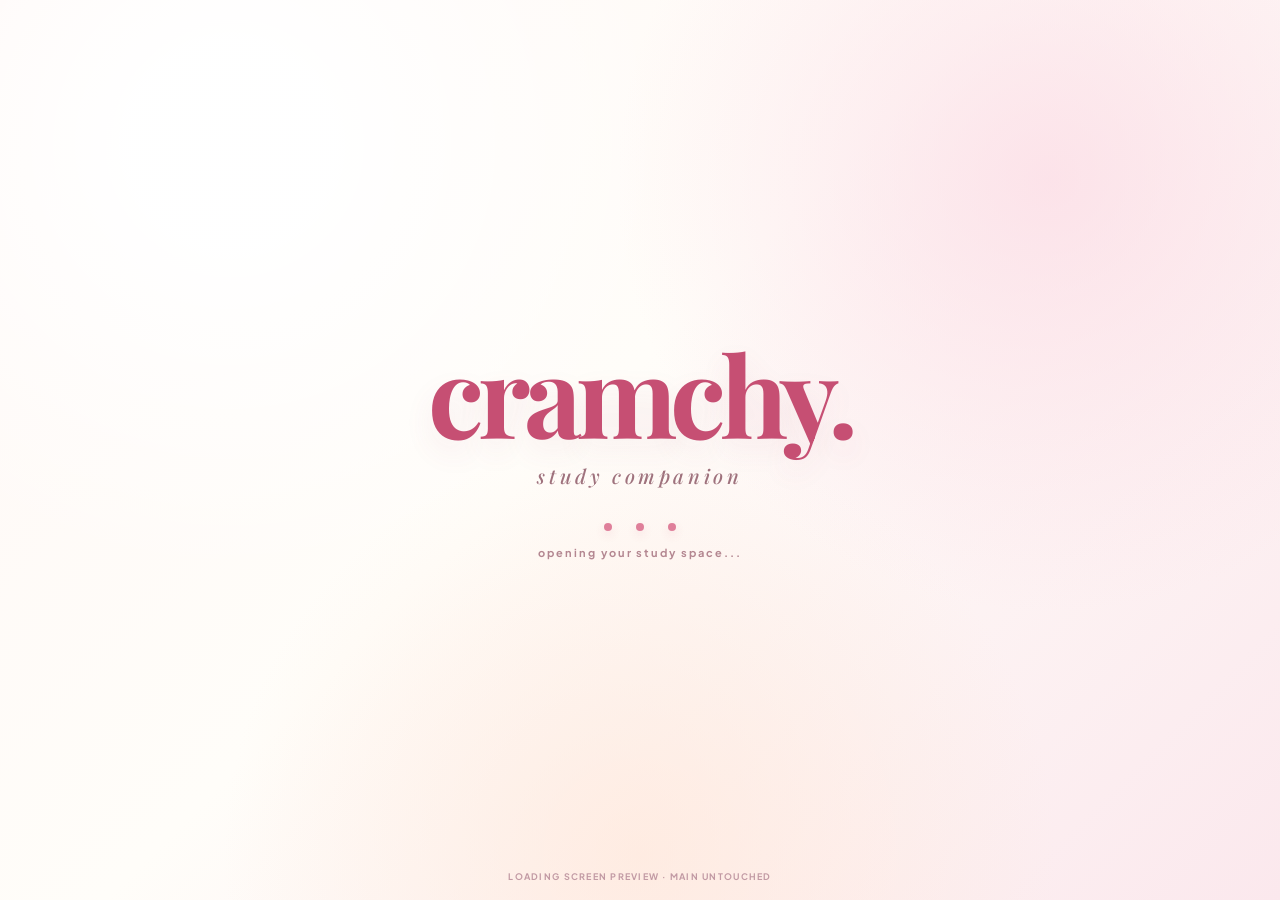
<file: loading-preview.html>
<!DOCTYPE html>
<html lang="en">
<head>
<meta charset="UTF-8">
<meta name="viewport" content="width=device-width, initial-scale=1.0">
<title>Cramchy loading preview</title>
<link rel="preconnect" href="https://fonts.googleapis.com">
<link rel="preconnect" href="https://fonts.gstatic.com" crossorigin>
<link href="https://fonts.googleapis.com/css2?family=Playfair+Display:ital,wght@0,600;0,700;1,500&family=Plus+Jakarta+Sans:wght@500;600;700&display=swap" rel="stylesheet">
<style>
:root{
  --berry:#c64f73;
  --berry-deep:#a94462;
  --muted:#a87783;
  --cream:#fffaf6;
  --pink:#f8d9e2;
}
*{box-sizing:border-box}
html,body{margin:0;min-height:100%}
body{
  min-height:100vh;
  display:grid;
  place-items:center;
  overflow:hidden;
  color:var(--berry-deep);
  font-family:'Plus Jakarta Sans',system-ui,sans-serif;
  background:
    radial-gradient(circle at 18% 16%,rgba(255,255,255,.96) 0 8%,transparent 34%),
    radial-gradient(circle at 82% 20%,rgba(251,218,228,.72),transparent 34%),
    radial-gradient(circle at 50% 95%,rgba(255,231,216,.65),transparent 39%),
    linear-gradient(135deg,#fff8f6 0%,#fffdf9 46%,#fbe8ed 100%);
}
body::before{
  content:"";
  position:fixed;
  inset:0;
  pointer-events:none;
  opacity:.42;
  background-image:radial-gradient(rgba(198,79,115,.13) .7px,transparent .7px);
  background-size:22px 22px;
  mask-image:linear-gradient(to bottom,transparent 0%,black 24%,black 76%,transparent 100%);
}
.splash{
  position:relative;
  z-index:1;
  text-align:center;
  padding:36px 24px;
  animation:arrive .45s ease-out both;
}
.brand{
  margin:0;
  font-family:'Playfair Display',Georgia,serif;
  font-weight:700;
  font-size:clamp(62px,9vw,112px);
  line-height:.92;
  letter-spacing:-.055em;
  color:var(--berry);
  text-shadow:0 12px 30px rgba(165,67,95,.09);
}
.sub{
  margin-top:18px;
  font-family:'Playfair Display',Georgia,serif;
  font-style:italic;
  font-weight:500;
  font-size:clamp(15px,2vw,20px);
  letter-spacing:.18em;
  color:#9f727d;
}
.loader{
  width:72px;
  height:8px;
  margin:34px auto 0;
  display:flex;
  align-items:center;
  justify-content:space-between;
}
.loader span{
  width:8px;
  height:8px;
  border-radius:50%;
  background:#df7f9a;
  box-shadow:0 4px 10px rgba(198,79,115,.15);
  animation:pulse 1.15s ease-in-out infinite;
}
.loader span:nth-child(2){animation-delay:.16s}
.loader span:nth-child(3){animation-delay:.32s}
.loading-copy{
  margin:15px 0 0;
  font-size:11px;
  font-weight:700;
  letter-spacing:.18em;
  text-transform:lowercase;
  color:#b48791;
}
.preview-note{
  position:fixed;
  left:50%;
  bottom:18px;
  transform:translateX(-50%);
  font-size:9px;
  font-weight:700;
  letter-spacing:.14em;
  text-transform:uppercase;
  color:#c29aa4;
  white-space:nowrap;
}
@keyframes pulse{
  0%,100%{opacity:.26;transform:translateY(0) scale(.86)}
  50%{opacity:1;transform:translateY(-4px) scale(1)}
}
@keyframes arrive{
  from{opacity:0;transform:translateY(5px)}
  to{opacity:1;transform:translateY(0)}
}
@media(prefers-reduced-motion:reduce){.splash,.loader span{animation:none}.loader span{opacity:.65}}
</style>
</head>
<body>
<main class="splash" aria-label="Cramchy loading splash preview">
  <h1 class="brand">cramchy.</h1>
  <div class="sub">study companion</div>
  <div class="loader" aria-hidden="true"><span></span><span></span><span></span></div>
  <p class="loading-copy">opening your study space...</p>
</main>
<div class="preview-note">loading screen preview · main untouched</div>
</body>
</html>
</file>
